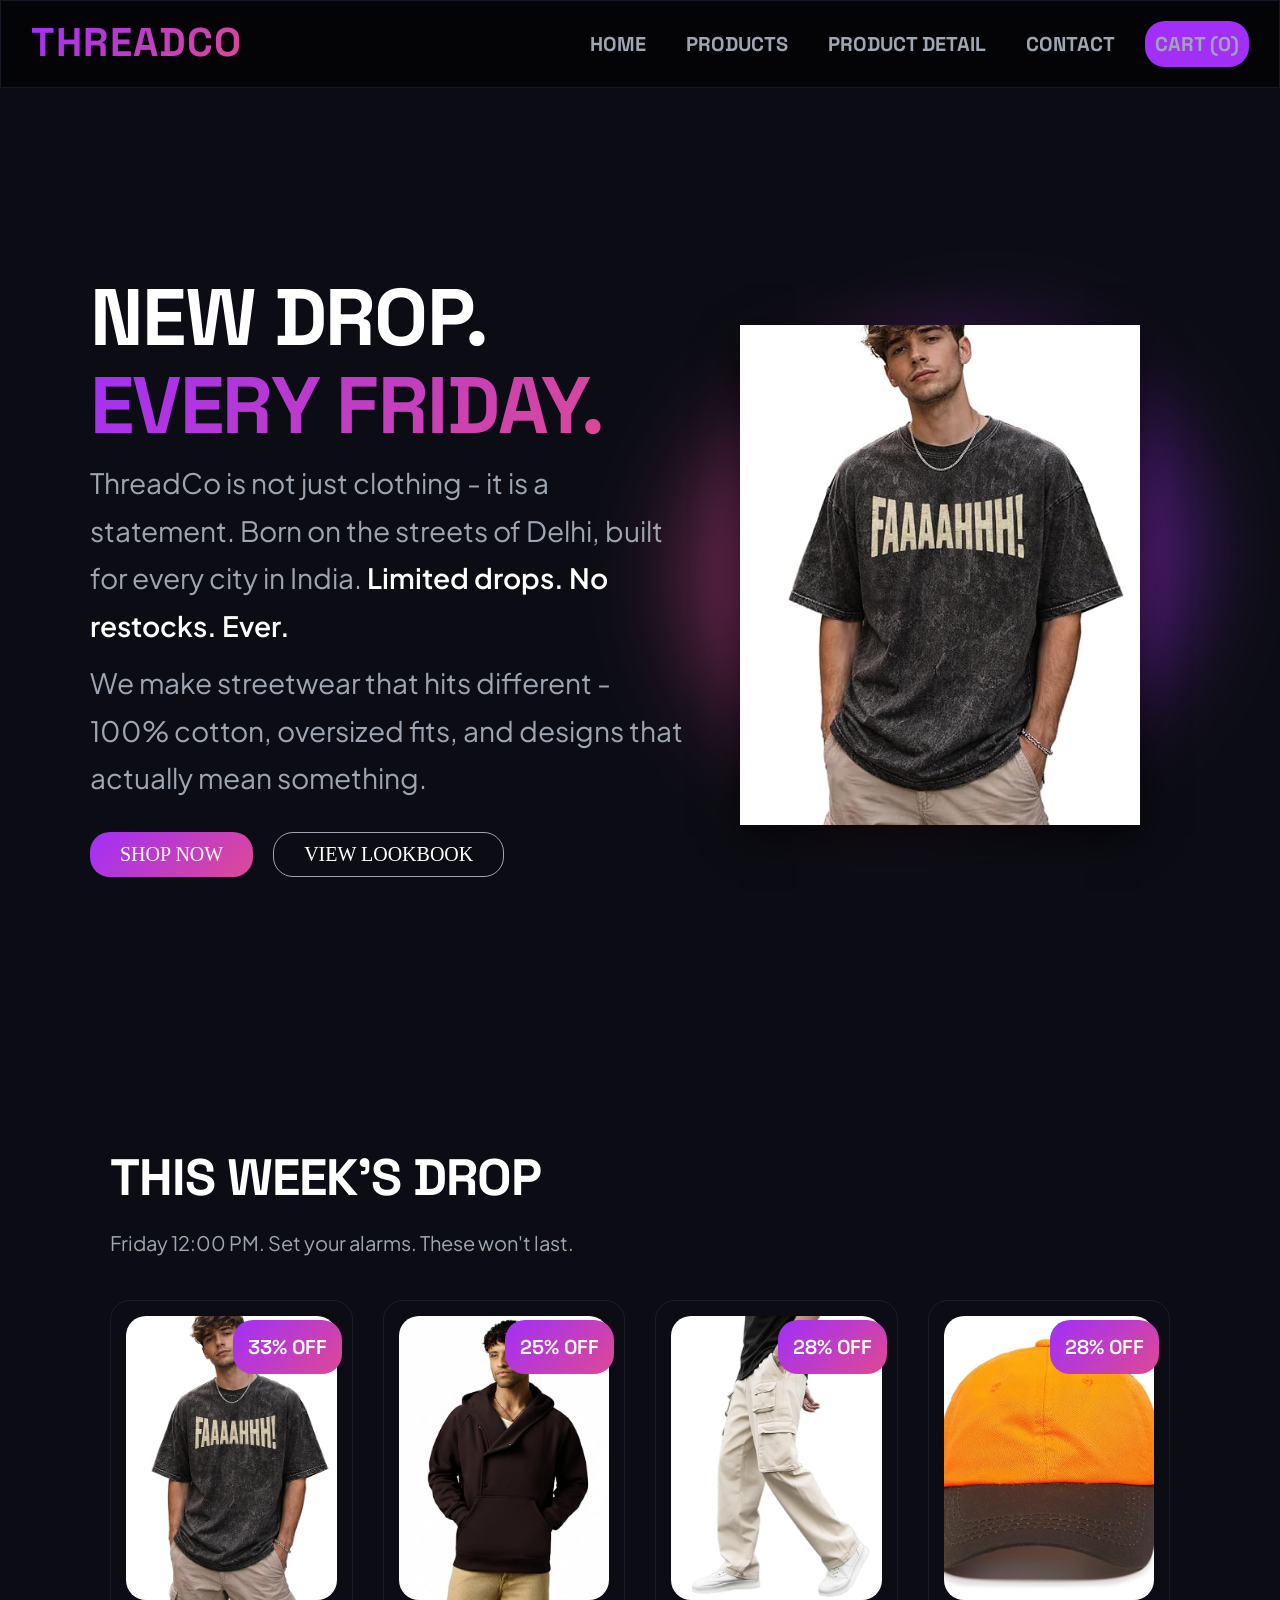
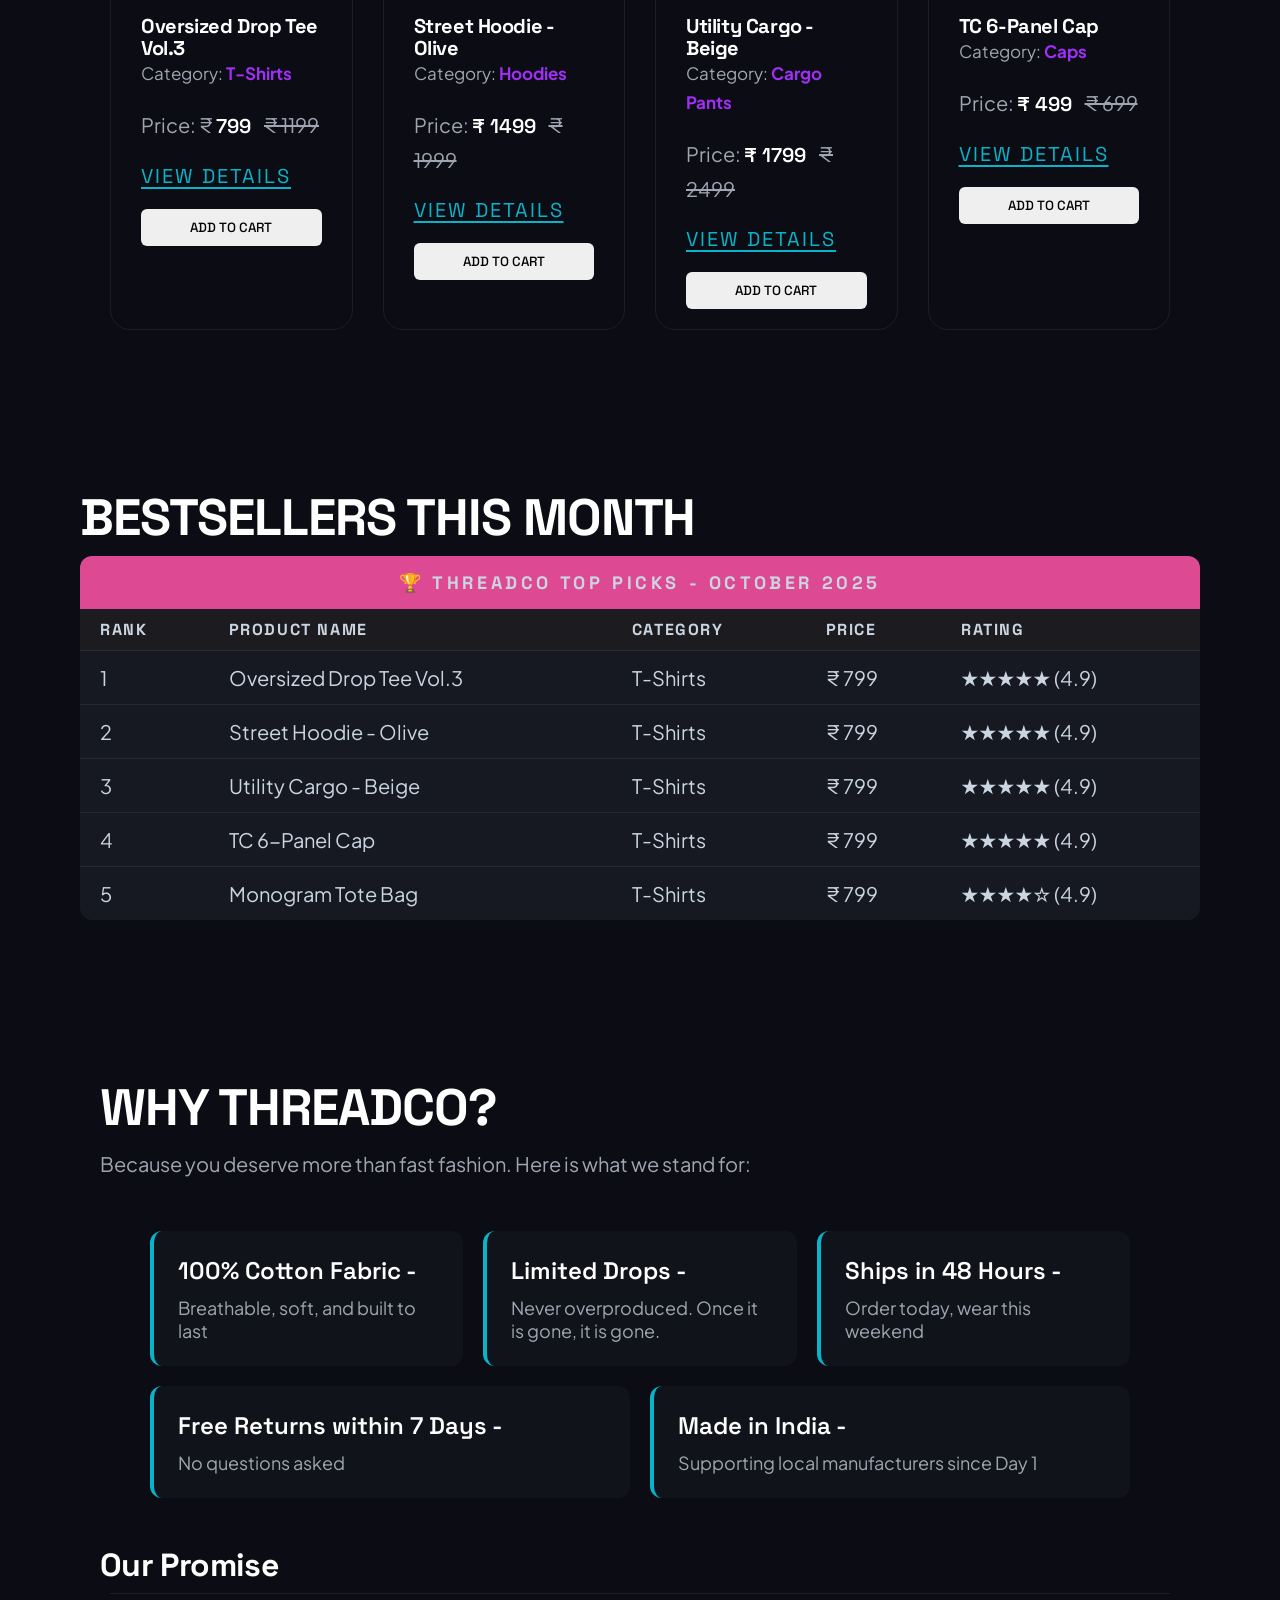
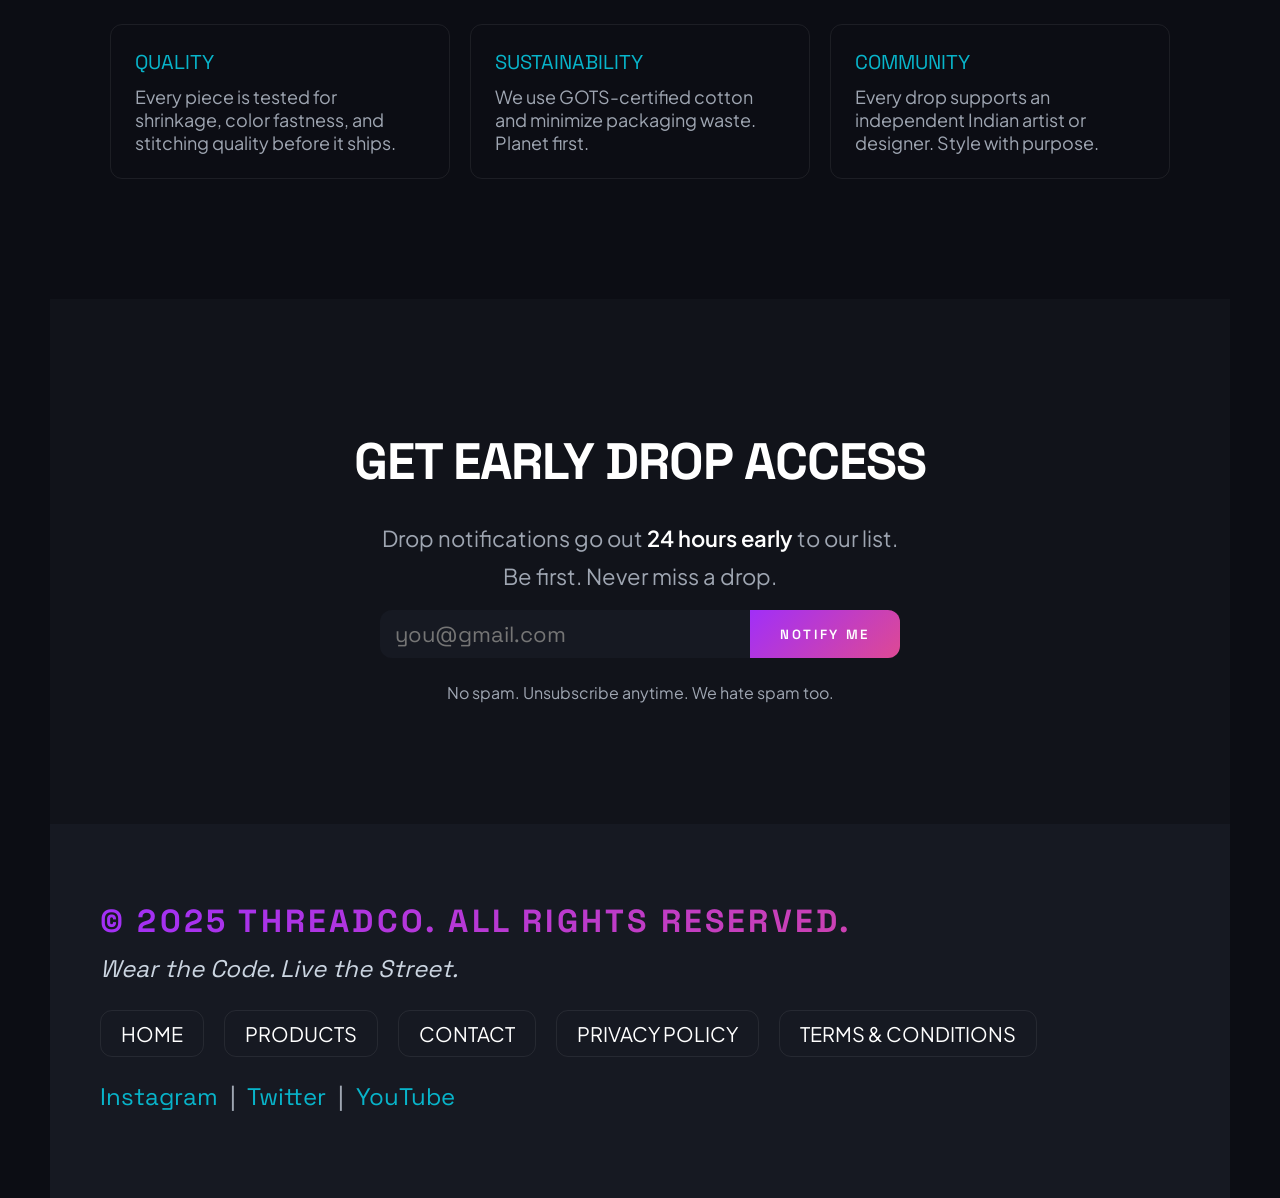
<file: index.html>
<!DOCTYPE html>
<html lang="en">

<head>
    <meta charset="UTF-8">
    <meta name="viewport" content="width=device-width, initial-scale=1.0">
    <title>ThreadCo - Wear the Code.</title>
    <!-- <style>
        table,
        tr,
        td,
        th {
            border: 1px solid black;
            border-collapse: collapse;
        }
    </style> -->
    <link rel="stylesheet" href="style.css">
</head>

<body>

    <header>
        <h1>ThreadCo</h1>
        <!-- <p>wear the code.live the street.</p> -->
        <nav>
            <ul>
                <li><a href="index.html">Home</a></li>
                <li><a href="products.html">Products</a></li>
                <li><a href="product.html">Product Detail</a></li>
                <li><a href="contact.html">Contact</a></li>
                <li><a id="hii" href="#">Cart (0)</a></li>
            </ul>
        </nav>
    </header>

    <main>
        <section id="hero">
            <div class="left-hero">
                <h2>New Drop.  <span id="gradient-text">Every Friday.</span></h2>
                <p>ThreadCo is not just clothing - it is a statement. Born on the streets of Delhi, built for every city
                    in
                    India. <strong>Limited drops. No restocks. Ever.</strong></p>
                <p>We make streetwear that hits different - 100% cotton, oversized fits, and designs that actually mean
                    something.</p>
                <div id="cta">
                    <a href="products.html" class="btn1">Shop Now</a>
                    <a href="products.html" class="btn2">View Lookbook</a>
                </div>
            </div>
            <div class="right-hero">
                <div class="glow orb1"></div>
                <div class="glow orb2"></div>

                <div></div>
                <img class="img" src="images/product 1.jpg" alt="">
            </div>
        </section>
        <section id="week-drop">
            <h2>This Week's Drop</h2>
            <p>Friday 12:00 PM. Set your alarms. These won't last.</p>
        <div class="card">
            <article>
                <figure>
                    <img src="images/product 1.jpg" alt="ThreadCo Oversized Drop Tee Vol.3 in Black">
                    <figcaption>Oversized Drop Tee Vol.3</figcaption>
                </figure>

                <h3>Oversized Drop Tee Vol.3</h3>
                <p>Category: <span>T-Shirts</span></p>
                <p>Price: &#8377; <strong>799</strong> <s>&#8377; 1199</s> </p>
                <p><mark>33% OFF</mark></p>

                <a href="product.html">View Details</a>
                <button type="button">Add to Cart</button>

            </article>

            <article>
                <figure>
                    <img src="images/product 2.jpg" alt="ThreadCo Street Hoodie in Olive Green">
                    <figcaption>Street Hoodie - Olive</figcaption>
                </figure>

                <h3>Street Hoodie - Olive</h3>
                <p>Category: <span>Hoodies</span></p>
                <p>Price: <strong>&#8377; 1499</strong> <s>&#8377; 1999</s></p>
                <p><mark>25% OFF</mark></p>
                <a href="product.html">View Details</a>
                <button type="button">Add to Cart</button>
            </article>

            <article>
                <figure>
                    <img src="images/product 3.jpg" alt="ThreadCo Cargo Pants in Beige">
                    <figcaption>Utility Cargo - Beige</figcaption>
                </figure>
                <h3>Utility Cargo - Beige</h3>
                <p>Category: <span>Cargo Pants</span></p>
                <p>Price: <strong>&#8377; 1799</strong> <s>&#8377; 2499</s></p>
                <p><mark>28% OFF</mark></p>
                <a href="product.html">View Details</a>
                <button type="button">Add to Cart</button>

            </article>

            <article>
                <figure>
                    <img src="images/product 4.jpg" alt="ThreadCo 6-Panel Cap in Black">
                    <figcaption>TC 6-Panel Cap</figcaption>
                </figure>
                <h3>TC 6-Panel Cap</h3>
                <p>Category: <span>Caps</span></p>
                <p>Price: <strong>&#8377; 499</strong> <s>&#8377; 699</s></p>
                <p><mark>28% OFF</mark></p>
                <a href="product.html">View Details</a>
                <button type="button">Add to Cart</button>
            </article>
            </div>
        </section>

        <section id="bestseller">
            <h2>Bestsellers This Month</h2>
            <table>
                <tr>
                    <th colspan="5">&#127942; ThreadCo Top Picks - October 2025</th>
                </tr>
                <tr>
                    <th>Rank</th>
                    <th>Product Name</th>
                    <th>Category</th>
                    <th>Price</th>
                    <th>Rating</th>
                </tr>
                <tr>
                    <td>1</td>
                    <td>Oversized Drop Tee Vol.3</td>
                    <td>T-Shirts</td>
                    <td>&#8377; 799</td>
                    <td>&#9733;&#9733;&#9733;&#9733;&#9733; (4.9)</td>
                </tr>
                <tr>
                    <td>2</td>
                    <td>Street Hoodie - Olive</td>
                    <td>T-Shirts</td>
                    <td>&#8377; 799</td>
                    <td>&#9733;&#9733;&#9733;&#9733;&#9733; (4.9)</td>
                </tr>
                <tr>
                    <td>3</td>
                    <td>Utility Cargo - Beige</td>
                    <td>T-Shirts</td>
                    <td>&#8377; 799</td>
                    <td>&#9733;&#9733;&#9733;&#9733;&#9733; (4.9)</td>
                </tr>
                <tr>
                    <td>4</td>
                    <td>TC 6-Panel Cap</td>
                    <td>T-Shirts</td>
                    <td>&#8377; 799</td>
                    <td>&#9733;&#9733;&#9733;&#9733;&#9733; (4.9)</td>
                </tr>
                <tr>
                    <td>5</td>
                    <td>Monogram Tote Bag</td>
                    <td>T-Shirts</td>
                    <td>&#8377; 799</td>
                    <td>&#9733;&#9733;&#9733;&#9733;&#9734; (4.9)</td>
                </tr>
            </table>
        </section>


        <section id="why-threadCo">

            <h2>Why ThreadCo?</h2>
            <p>Because you deserve more than fast fashion. Here is what we stand for:</p>
            <ul>
                <li><strong>100% Cotton Fabric - </strong> Breathable, soft, and built to last</li>
                <li><strong>Limited Drops -</strong> Never overproduced. Once it is gone, it is gone.</li>
                <li><strong>Ships in 48 Hours -</strong> Order today, wear this weekend</li>
                <li><strong>Free Returns within 7 Days -</strong> No questions asked</li>
                <li><strong>Made in India -</strong> Supporting local manufacturers since Day 1</li>
            </ul>

            <h3>Our Promise</h3>

            <dl>
                <section>
               
                <dt>Quality</dt>
                <dd>Every piece is tested for shrinkage, color fastness, and stitching quality before it ships.</dd>
                </section>
                <section>
                    <dt>Sustainability</dt>
                <dd>We use GOTS-certified cotton and minimize packaging waste. Planet first.</dd>

                </section>
                <section>
                     <dt>Community</dt>
                <dd>Every drop supports an independent Indian artist or designer. Style with purpose.</dd>
                </section>
        
                </section>
                </dl>

               

                
               


        <section id="get-early">
            <h2>Get Early Drop Access</h2>
            <p>Drop notifications go out <strong>24 hours early</strong> to our list. Be first. Never miss a drop.</p>
            <form action="">
                <label for="email">Your Email:</label>
                <input type="email" id="email" name="email" placeholder="you@gmail.com" required>
                <button type="submit">Notify Me</button>
            </form>
            <br>
            <small>No spam. Unsubscribe anytime. We hate spam too.</small>
        </section>
    </main>


    <footer id="footer">
        <h3>&copy; 2025 ThreadCo. All rights reserved.</h3>
        <p><em>Wear the Code. Live the Street.</em></p>
        <nav>
            <ul>
                <li><a href="index.html">Home</a></li>
                <li><a href="products.html">Products</a></li>
                <li><a href="contact.html">Contact</a></li>
                <li><a href="#">Privacy Policy</a></li>
                <li><a href="#">Terms &amp; Conditions</a></li>
            </ul>
        </nav>

        <p>
            <a href="https://instagram.com" target="_blank">Instagram</a>
            &nbsp;|&nbsp;
            <a href="https://twitter.com" target="_blank">Twitter</a>
            &nbsp;|&nbsp;
            <a href="https://youtube.com" target="_blank">YouTube</a>
        </p>
    </footer>

</body>

</html>
</file>
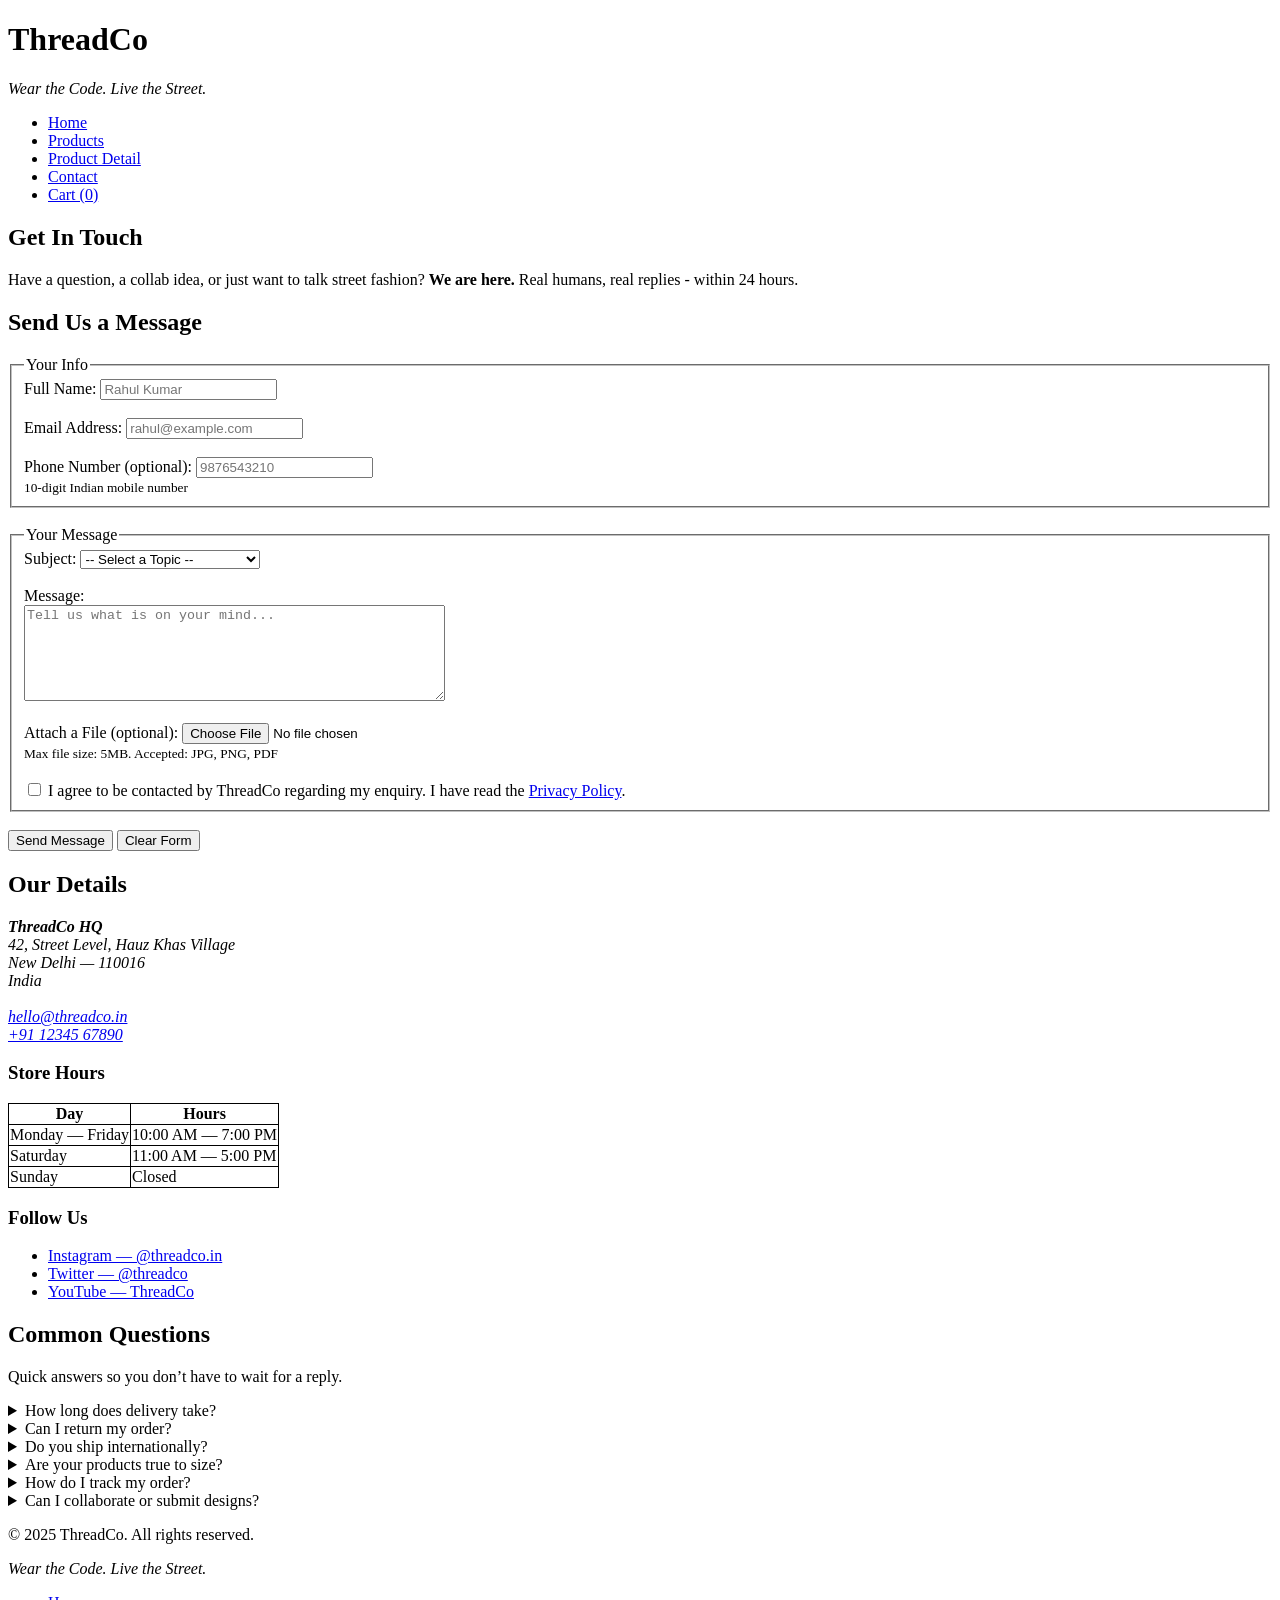
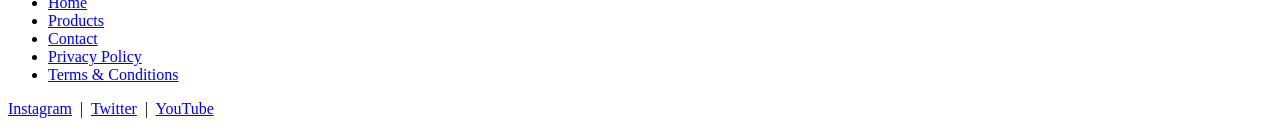
<file: contact.html>
<!DOCTYPE html>
<html lang="en">

<head>
    <meta charset="UTF-8">
    <meta name="viewport" content="width=device-width, initial-scale=1.0">
    <title>Contact - ThreadCo</title>
    <style>
        table,
        tr,
        td,
        th {
            border: 1px solid black;
            border-collapse: collapse;
        }
    </style>
</head>

<body>
    <header>
        <h1>ThreadCo</h1>
        <p><em>Wear the Code. Live the Street.</em></p>
        <nav>
            <ul>
                <li><a href="index.html">Home</a></li>
                <li><a href="products.html">Products</a></li>
                <li><a href="product.html">Product Detail</a></li>
                <li><a href="contact.html">Contact</a></li>
                <li><a href="#">Cart (0)</a></li>
            </ul>
        </nav>
    </header>

    <main>
        <section>
            <h2>Get In Touch</h2>
            <p>Have a question, a collab idea, or just want to talk street fashion? <strong>We are here.</strong> Real
                humans, real replies - within 24 hours.</p>
        </section>


        <section>
            <h2>Send Us a Message</h2>

            <form action="">

                <fieldset>
                    <legend>Your Info</legend>

                    <label for="fullname">Full Name:</label>
                    <input type="text" id="fullname" name="fullname" placeholder="Rahul Kumar" required minlength="2"
                        maxlength="60">
                    <br><br>

                    <label for="email">Email Address:</label>
                    <input type="email" id="email" name="email" placeholder="rahul@example.com" required>
                    <br><br>

                    <label for="phone">Phone Number (optional):</label>
                    <input type="tel" id="phone" name="phone" placeholder="9876543210">
                    <br>
                    <small>10-digit Indian mobile number</small>
                </fieldset>

                <br>

                <fieldset>
                    <legend>Your Message</legend>

                    <label for="subject">Subject:</label>
                    <select id="subject" name="subject" required>
                        <option value="">-- Select a Topic --</option>
                        <option value="order-issue">Order Issue</option>
                        <option value="return-refund">Return / Refund</option>
                        <option value="collaboration">Collaboration / Partnership</option>
                        <option value="wholesale">Wholesale Enquiry</option>
                        <option value="general">General Query</option>
                    </select>
                    <br><br>

                    <label for="message">Message:</label>
                    <br>
                    <textarea id="message" name="message" rows="6" cols="50"
                        placeholder="Tell us what is on your mind..." required minlength="20"></textarea>
                    <br><br>

                    <label for="attachment">Attach a File (optional):</label>
                    <input type="file" id="attachment" name="attachment">
                    <br>
                    <small>Max file size: 5MB. Accepted: JPG, PNG, PDF</small>
                    <br><br>

                    <input type="checkbox" id="consent" name="consent" required>
                    <label for="consent">
                        I agree to be contacted by ThreadCo regarding my enquiry.
                        I have read the <a href="#">Privacy Policy</a>.
                    </label>
                </fieldset>

                <br>

                <button type="submit">Send Message</button>
                <button type="reset">Clear Form</button>

            </form>
        </section>


        <section>
            <h2>Our Details</h2>

            <address>
                <strong>ThreadCo HQ</strong> <br>
                42, Street Level, Hauz Khas Village <br>
                New Delhi — 110016 <br>
                India
                <br><br>
                <a href="mailto:hello@threadco.in">hello@threadco.in</a>
                <br>
                <a href="tel:+911234567890">+91 12345 67890</a>
            </address>

            <h3>Store Hours</h3>


            <table>
                <tr>
                    <th>Day</th>
                    <th>Hours</th>
                </tr>
                <tr>
                    <td>Monday — Friday</td>
                    <td>10:00 AM — 7:00 PM</td>
                </tr>
                <tr>
                    <td>Saturday</td>
                    <td>11:00 AM — 5:00 PM</td>
                </tr>
                <tr>
                    <td>Sunday</td>
                    <td>Closed</td>
                </tr>
            </table>

            <h3>Follow Us</h3>
            <ul>
                <li><a href="https://instagram.com" target="_blank">Instagram &mdash; @threadco.in</a></li>
                <li><a href="https://twitter.com" target="_blank">Twitter &mdash; @threadco</a></li>
                <li><a href="https://youtube.com" target="_blank">YouTube &mdash; ThreadCo</a></li>
            </ul>
        </section>


        <section>

            <h2>Common Questions</h2>
            <p>Quick answers so you don&rsquo;t have to wait for a reply.</p>
            <details>
                <summary>How long does delivery take?</summary>
                <p>
                    We ship within <strong>48 hours</strong> of order confirmation.
                    Standard delivery takes <strong>3&mdash;5 business days</strong> across India.
                    Express delivery (1&mdash;2 days) is available at checkout for select pin codes.
                </p>
            </details>

            <details>
                <summary>Can I return my order?</summary>
                <p>
                    Yes! We offer <strong>free returns within 7 days</strong> of delivery.
                    The item must be unworn, unwashed, and in its original packaging with all tags attached.
                    Initiate your return from the Orders section of your account.
                </p>
            </details>

            <details>
                <summary>Do you ship internationally?</summary>
                <p>
                    Not yet &mdash; but we&rsquo;re working on it.
                    International shipping is planned for early 2026.
                    Sign up for our newsletter to get notified first.
                </p>
            </details>

            <details>
                <summary>Are your products true to size?</summary>
                <p>
                    ThreadCo tees and hoodies are <strong>oversized by design</strong>.
                    If you prefer a more fitted look, we recommend sizing down.
                    Check the <a href="product.html#size-chart">Size Guide</a> on any product page for exact
                    measurements.
                </p>
            </details>

            <details>
                <summary>How do I track my order?</summary>
                <p>
                    Once your order ships, you will receive a tracking link via SMS and email.
                    You can also track your order by entering your order ID on our
                    <a href="#">Order Tracking page</a>.
                </p>
            </details>

            <details>
                <summary>Can I collaborate or submit designs?</summary>
                <p>
                    Absolutely. ThreadCo works with independent Indian artists on every drop.
                    If you have a design concept or want to collab, reach out via the form above
                    and select <strong>&ldquo;Collaboration / Partnership&rdquo;</strong> as the subject.
                    We read every single message.
                </p>
            </details>

        </section>
    </main>

    <footer>
        <p>&copy; 2025 ThreadCo. All rights reserved.</p>
        <p><em>Wear the Code. Live the Street.</em></p>
        <nav>
            <ul>
                <li><a href="index.html">Home</a></li>
                <li><a href="products.html">Products</a></li>
                <li><a href="contact.html">Contact</a></li>
                <li><a href="#">Privacy Policy</a></li>
                <li><a href="#">Terms &amp; Conditions</a></li>
            </ul>
        </nav>

        <p>
            <a href="https://instagram.com" target="_blank">Instagram</a>
            &nbsp;|&nbsp;
            <a href="https://twitter.com" target="_blank">Twitter</a>
            &nbsp;|&nbsp;
            <a href="https://youtube.com" target="_blank">YouTube</a>
        </p>
    </footer>

</body>

</html>
</file>
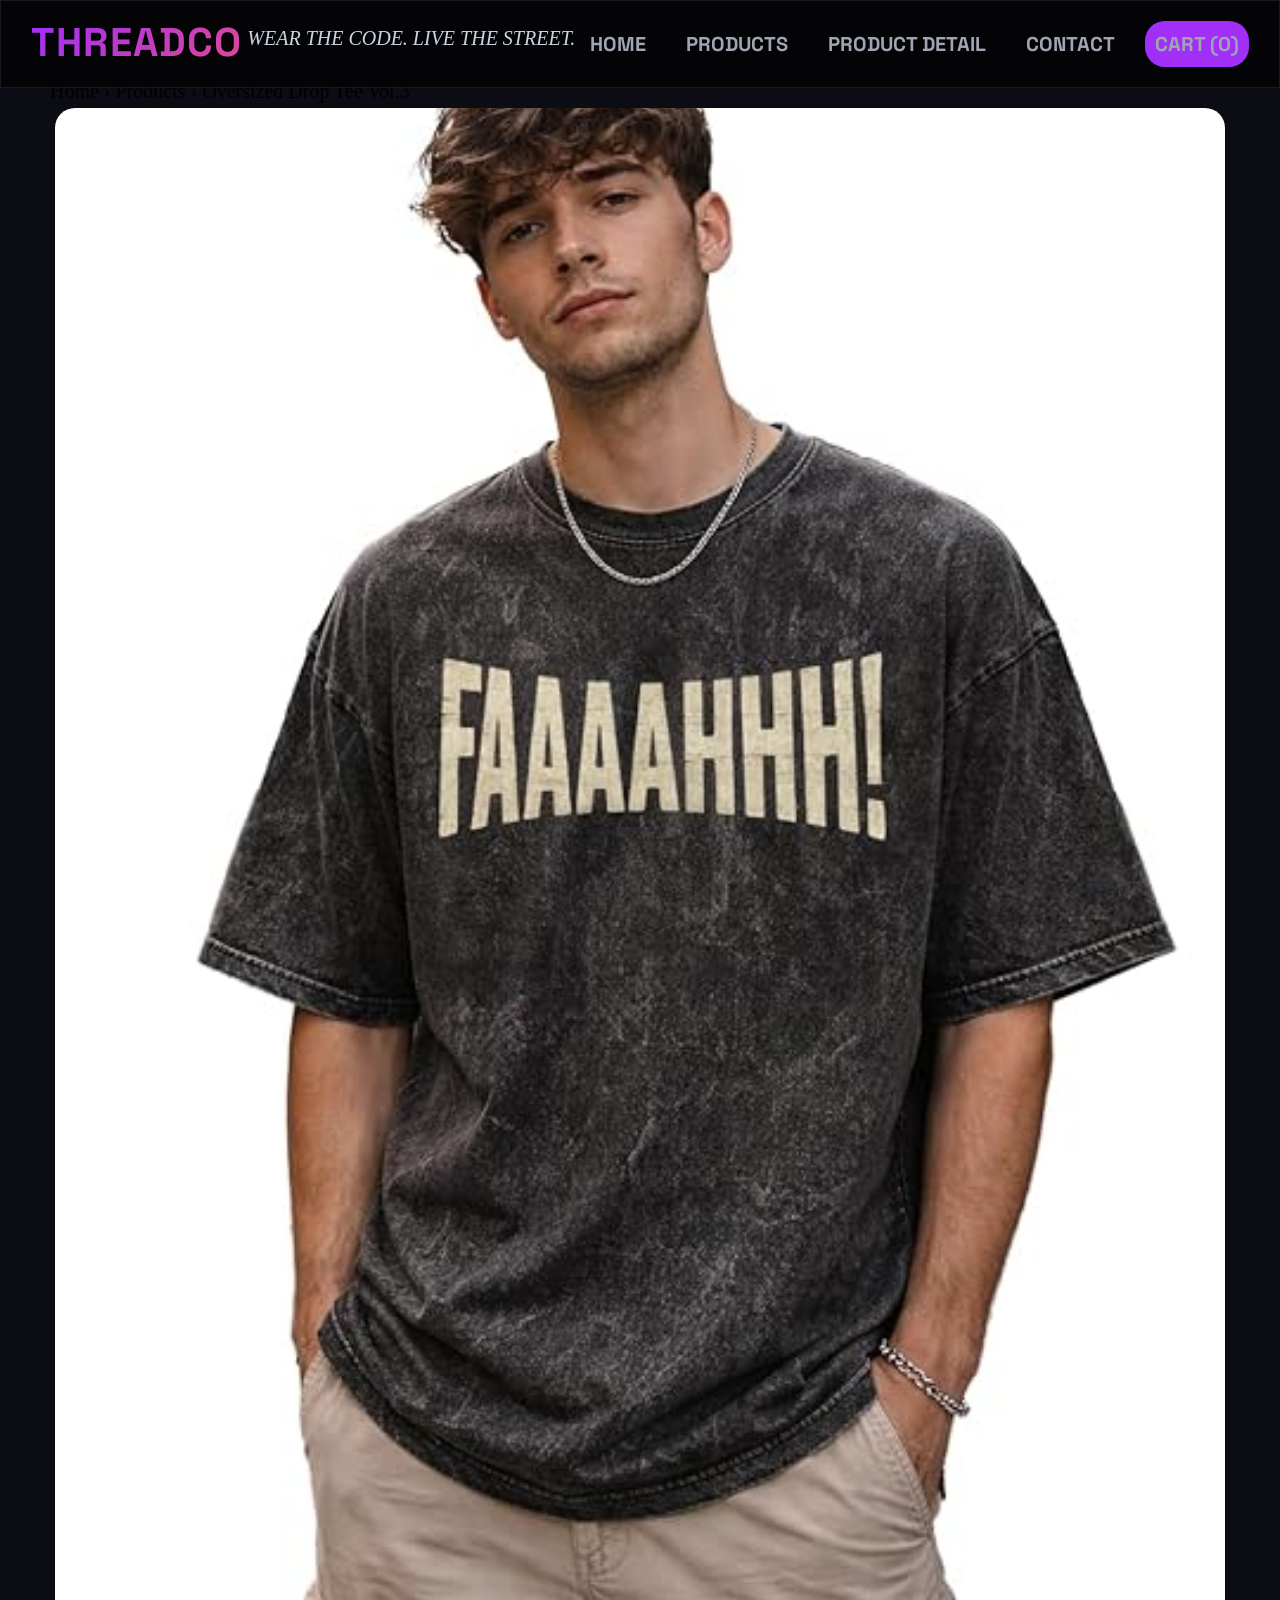
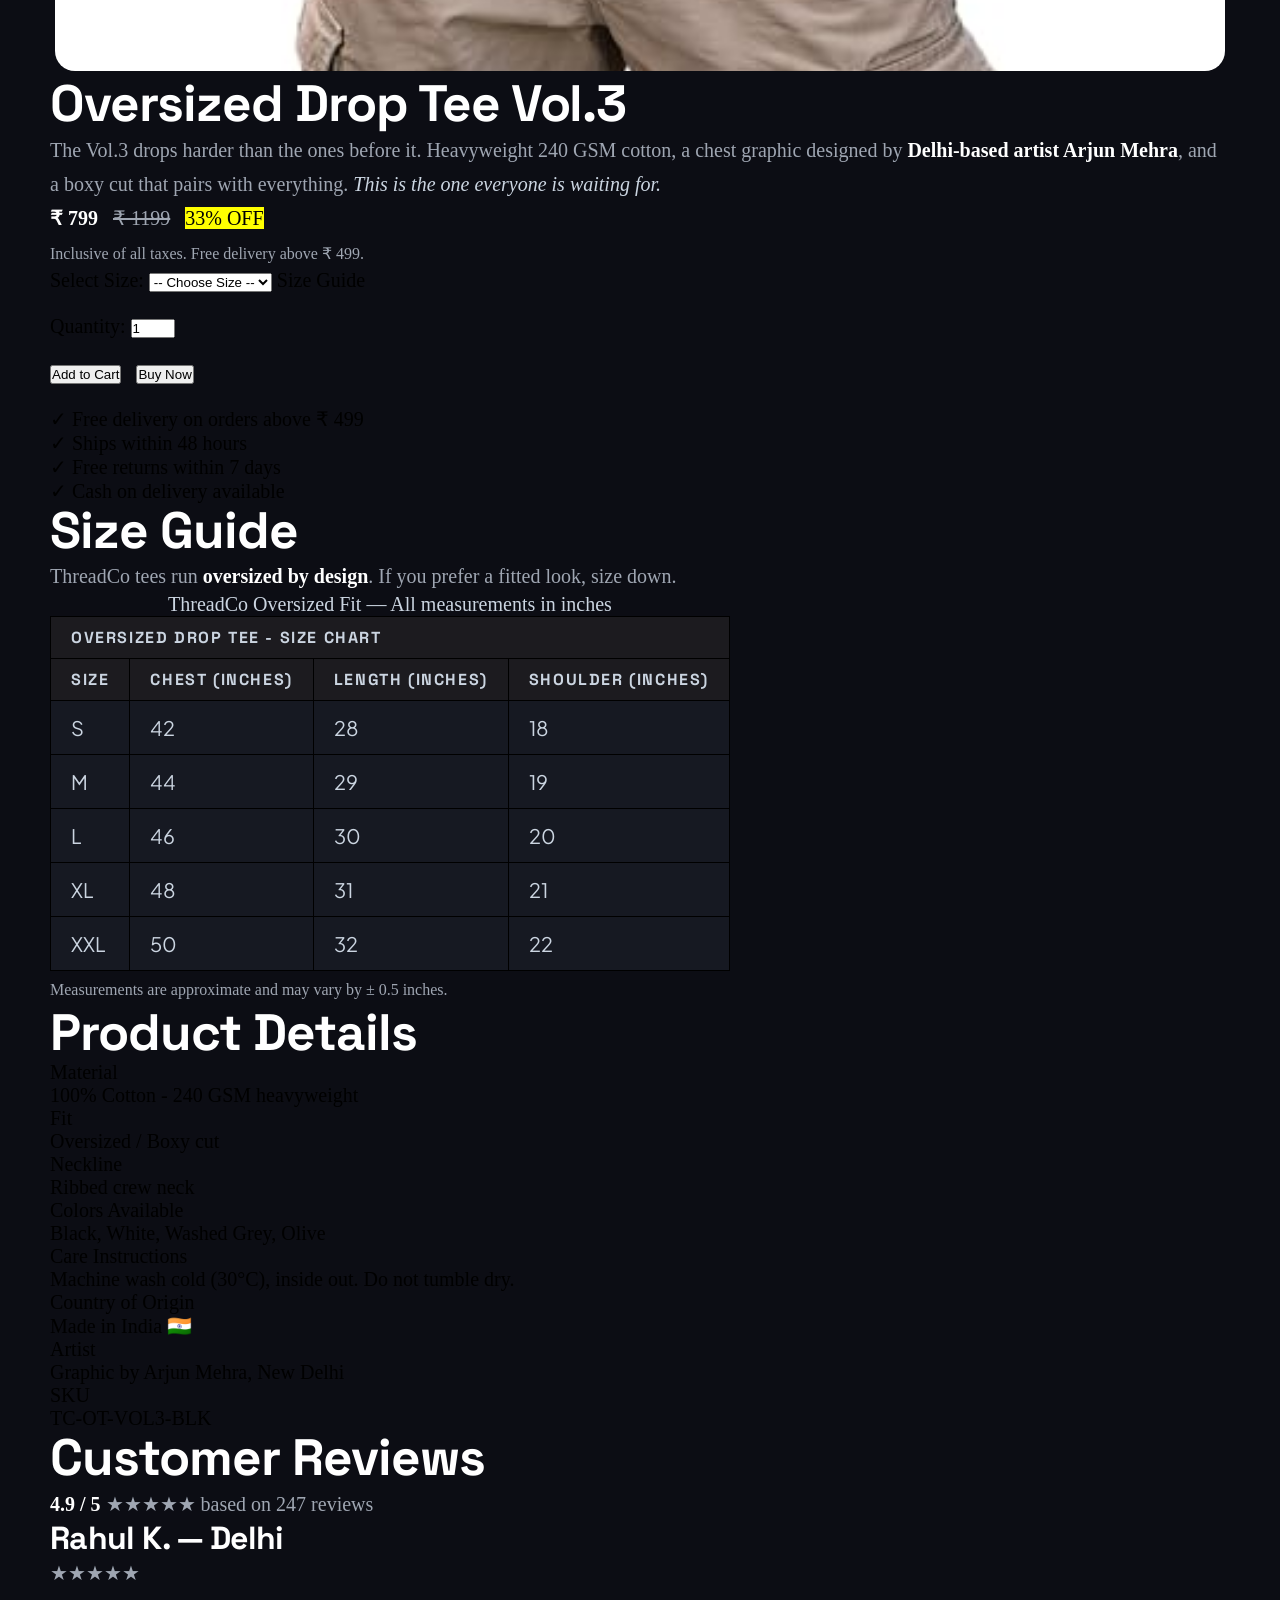
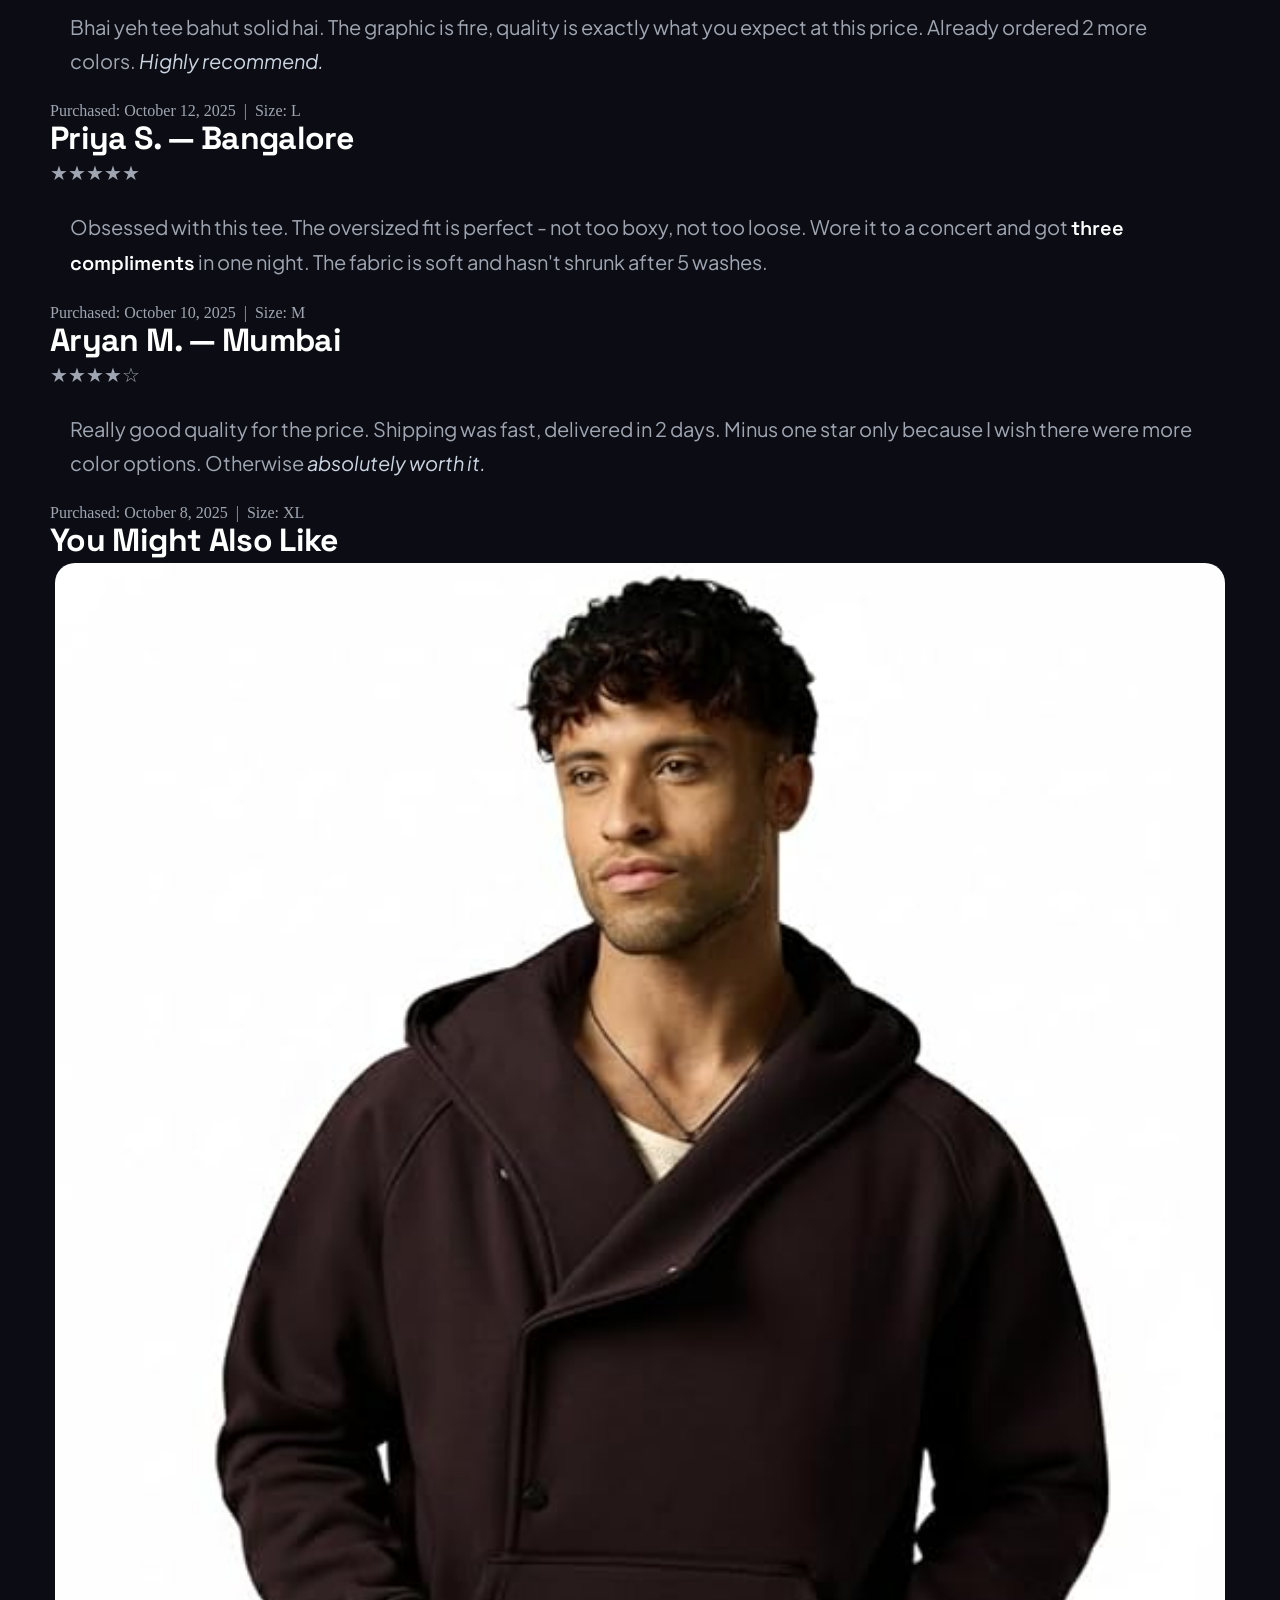
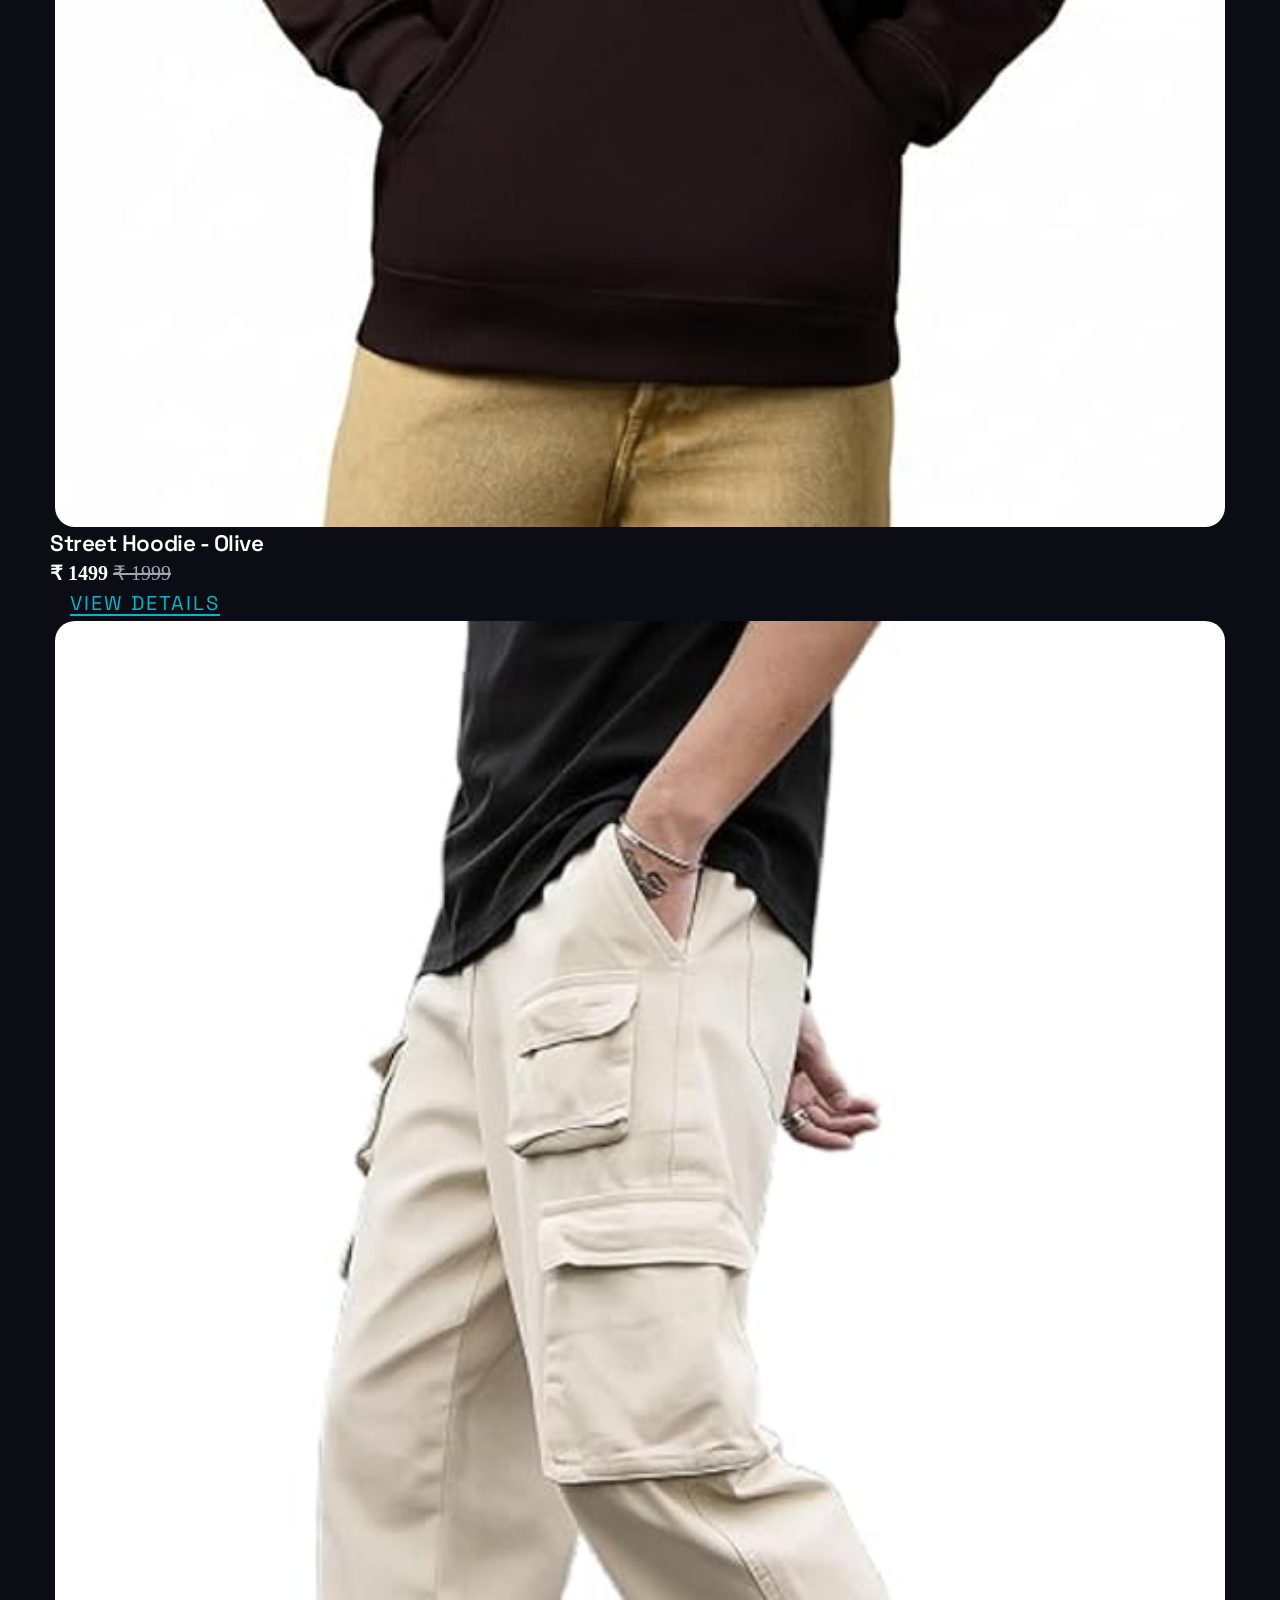
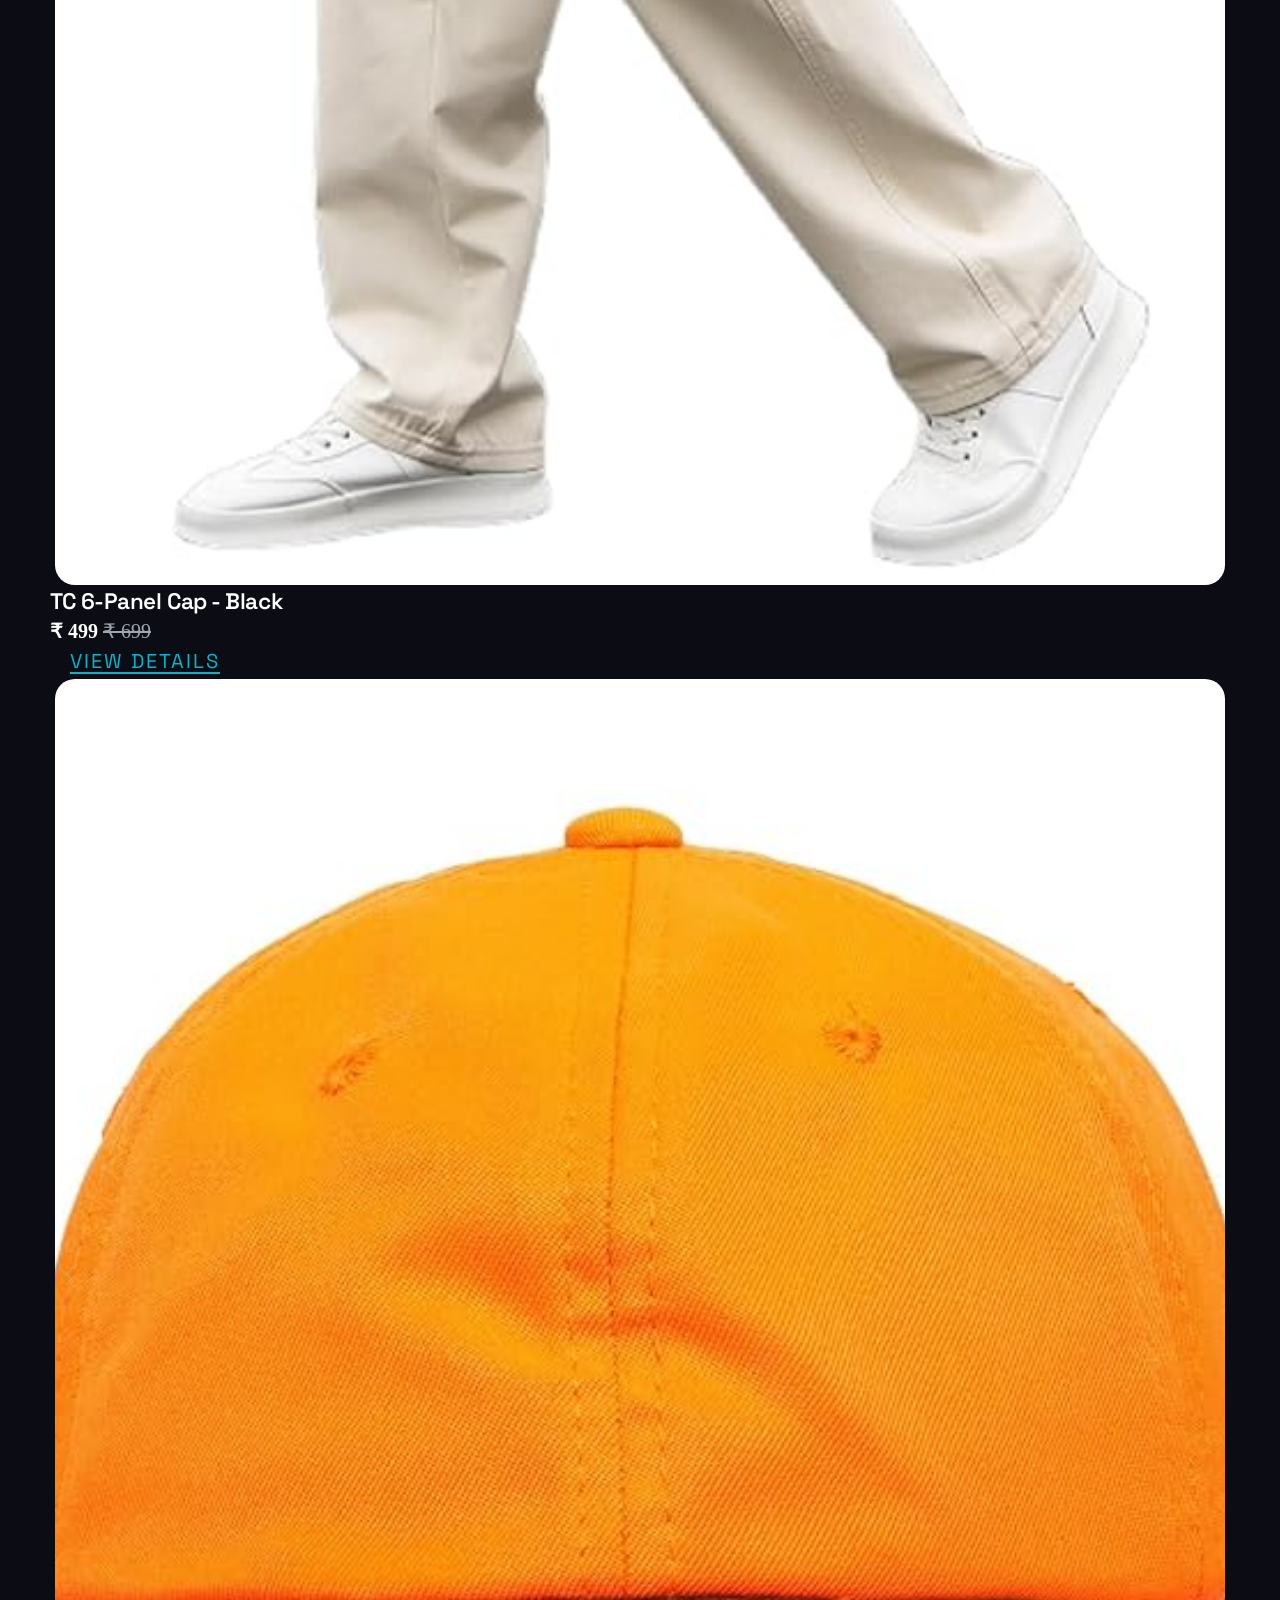
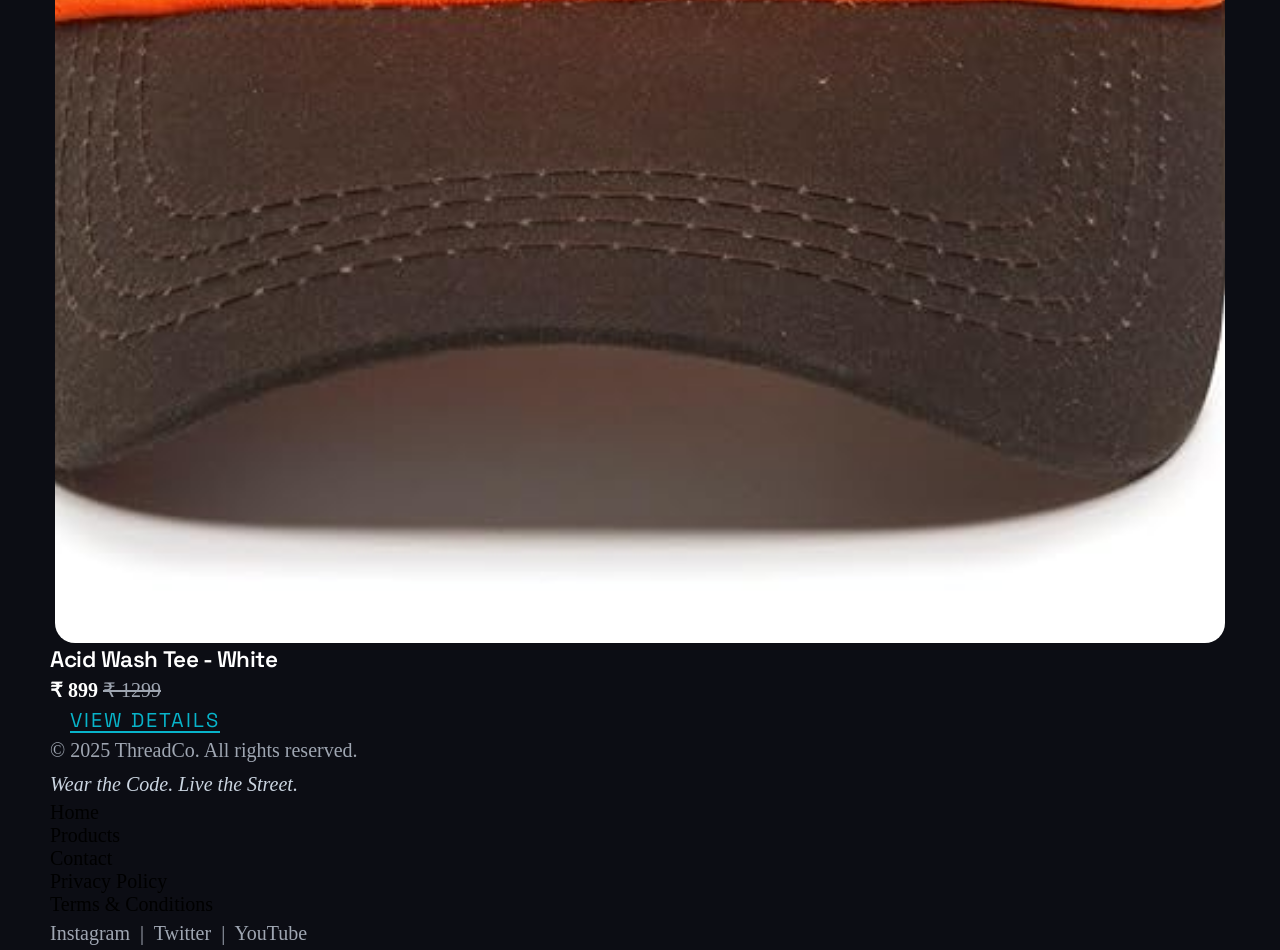
<file: product.html>
<!DOCTYPE html>
<html lang="en">

<head>
    <meta charset="UTF-8">
    <meta name="viewport" content="width=device-width, initial-scale=1.0">
    <title>Contact - ThreadCo</title>
    <link rel="stylesheet" href="style.css">
    <style>
        table,
        tr,
        td,
        th {
            border: 1px solid black;
            border-collapse: collapse;
        }
    </style>
</head>

<body>
    <header>
        <h1>ThreadCo</h1>
        <p><em>Wear the Code. Live the Street.</em></p>
        <nav>
            <ul>
                <li><a href="index.html">Home</a></li>
                <li><a href="products.html">Products</a></li>
                <li><a href="product.html">Product Detail</a></li>
                <li><a href="contact.html">Contact</a></li>
                <li><a href="#">Cart (0)</a></li>
            </ul>
        </nav>
    </header>

    <main>

        <nav>
            <a href="index.html">Home</a>
            &rsaquo;
            <a href="products.html">Products</a>
            &rsaquo;
            Oversized Drop Tee Vol.3
        </nav>

        <section>
            <figure>
                <img src="images/product 1.jpg" alt="ThreadCo Oversized Drop Tee Vol.3 - front view, black colorway"
                    width="600">
                <figcaption>Oversized Drop Tee Vol.3 - Black Colorway</figcaption>
            </figure>

            <div>
                <h2>Oversized Drop Tee Vol.3</h2>
                <p>
                    The Vol.3 drops harder than the ones before it. Heavyweight 240 GSM cotton,
                    a chest graphic designed by <strong>Delhi-based artist Arjun Mehra</strong>,
                    and a boxy cut that pairs with everything.
                    <em>This is the one everyone is waiting for.</em>
                </p>

                <p>
                    <strong>&#8377; 799</strong>
                    &nbsp;
                    <s>&#8377; 1199</s>
                    &nbsp;
                    <mark>33% OFF</mark>
                </p>

                <p><small>Inclusive of all taxes. Free delivery above &#8377; 499.</small></p>

                <label for="size-select">Select Size:</label>
                <select id="size-select" name="size">
                    <option value="">-- Choose Size --</option>
                    <option value="S">S</option>
                    <option value="M">M</option>
                    <option value="L">L</option>
                    <option value="XL">XL</option>
                    <option value="XXL">XXL</option>
                </select>
                <a href="#size-chart">Size Guide</a>

                <br><br>

                <label for="quantity">Quantity:</label>
                <input type="number" id="quantity" name="quantity" value="1" min="1" max="10">

                <br><br>

                <button type="button">Add to Cart</button>
                &nbsp;
                <button type="button">Buy Now</button>

                <br><br>

                <ul>
                    <li>&#10003; Free delivery on orders above &#8377; 499</li>
                    <li>&#10003; Ships within 48 hours</li>
                    <li>&#10003; Free returns within 7 days</li>
                    <li>&#10003; Cash on delivery available</li>
                </ul>
            </div>
        </section>


        <section id="size-chart">
            <h2>Size Guide</h2>
            <p>ThreadCo tees run <strong>oversized by design</strong>. If you prefer a fitted look, size down.</p>

            <table>
                <caption>ThreadCo Oversized Fit &mdash; All measurements in inches</caption>
                <tr>
                    <th colspan="4">Oversized Drop Tee - Size Chart</th>
                </tr>
                <tr>
                    <th>Size</th>
                    <th>Chest (inches)</th>
                    <th>Length (inches)</th>
                    <th>Shoulder (inches)</th>
                </tr>
                <tr>
                    <td>S</td>
                    <td>42</td>
                    <td>28</td>
                    <td>18</td>
                </tr>
                <tr>
                    <td>M</td>
                    <td>44</td>
                    <td>29</td>
                    <td>19</td>
                </tr>
                <tr>
                    <td>L</td>
                    <td>46</td>
                    <td>30</td>
                    <td>20</td>
                </tr>
                <tr>
                    <td>XL</td>
                    <td>48</td>
                    <td>31</td>
                    <td>21</td>
                </tr>
                <tr>
                    <td>XXL</td>
                    <td>50</td>
                    <td>32</td>
                    <td>22</td>
                </tr>
            </table>

            <p><small>Measurements are approximate and may vary by &#177; 0.5 inches.</small></p>
        </section>

        <section>
            <h2>Product Details</h2>
            <dl>
                <dt>Material</dt>
                <dd>100% Cotton - 240 GSM heavyweight</dd>

                <dt>Fit</dt>
                <dd>Oversized / Boxy cut</dd>

                <dt>Neckline</dt>
                <dd>Ribbed crew neck</dd>

                <dt>Colors Available</dt>
                <dd>Black, White, Washed Grey, Olive</dd>

                <dt>Care Instructions</dt>
                <dd>Machine wash cold (30&deg;C), inside out. Do not tumble dry.</dd>

                <dt>Country of Origin</dt>
                <dd>Made in India &#127470;&#127475;</dd>

                <dt>Artist</dt>
                <dd>Graphic by Arjun Mehra, New Delhi</dd>

                <dt>SKU</dt>
                <dd>TC-OT-VOL3-BLK</dd>
            </dl>
        </section>

        <section>
            <h2>Customer Reviews</h2>
            <p>
                <strong>4.9 / 5</strong>
                &#9733;&#9733;&#9733;&#9733;&#9733;
                based on 247 reviews
            </p>

            <article>
                <h3>Rahul K. &mdash; Delhi</h3>
                <p>&#9733;&#9733;&#9733;&#9733;&#9733;</p>
                <p>
                    Bhai yeh tee bahut solid hai. The graphic is fire, quality is exactly what
                    you expect at this price. Already ordered 2 more colors.
                    <em>Highly recommend.</em>
                </p>
                <small>Purchased: October 12, 2025 &nbsp;|&nbsp; Size: L</small>
            </article>

            <article>
                <h3>Priya S. &mdash; Bangalore</h3>
                <p>&#9733;&#9733;&#9733;&#9733;&#9733;</p>
                <p>
                    Obsessed with this tee. The oversized fit is perfect - not too boxy,
                    not too loose. Wore it to a concert and got <strong>three compliments</strong> in one night.
                    The fabric is soft and hasn't shrunk after 5 washes.
                </p>
                <small>Purchased: October 10, 2025 &nbsp;|&nbsp; Size: M</small>
            </article>

            <article>
                <h3>Aryan M. &mdash; Mumbai</h3>
                <p>&#9733;&#9733;&#9733;&#9733;&#9734;</p>
                <p>
                    Really good quality for the price. Shipping was fast, delivered in 2 days.
                    Minus one star only because I wish there were more color options.
                    Otherwise <em>absolutely worth it.</em>
                </p>
                <small>Purchased: October 8, 2025 &nbsp;|&nbsp; Size: XL</small>
            </article>
        </section>

        <section>
            <h3>You Might Also Like</h3>

            <article>
                <figure>
                    <img src="images/product 2.jpg" alt="ThreadCo Street Hoodie in Olive">
                    <figcaption>Street Hoodie - Olive</figcaption>
                </figure>
                <h4>Street Hoodie - Olive</h4>
                <p><strong>&#8377; 1499</strong> <s>&#8377; 1999</s></p>
                <a href="product.html">View Details</a>
            </article>
            
            <article>
                <figure>
                    <img src="images/product 3.jpg" alt="ThreadCo TC 6-Panel Cap in Black">
                    <figcaption>TC 6-Panel Cap - Black</figcaption>
                </figure>
                <h4>TC 6-Panel Cap - Black</h4>
                <p><strong>&#8377; 499</strong> <s>&#8377; 699</s></p>
                <a href="product.html">View Details</a>
            </article>

            <article>
                <figure>
                    <img src="images/product 4.jpg" alt="ThreadCo Acid Wash Tee in White">
                    <figcaption>Acid Wash Tee - White</figcaption>
                </figure>
                <h4>Acid Wash Tee - White</h4>
                <p><strong>&#8377; 899</strong> <s>&#8377; 1299</s></p>
                <a href="product.html">View Details</a>
            </article>
        </section>
    </main>


    <footer>
        <p>&copy; 2025 ThreadCo. All rights reserved.</p>
        <p><em>Wear the Code. Live the Street.</em></p>
        <nav>
            <ul>
                <li><a href="index.html">Home</a></li>
                <li><a href="products.html">Products</a></li>
                <li><a href="contact.html">Contact</a></li>
                <li><a href="#">Privacy Policy</a></li>
                <li><a href="#">Terms &amp; Conditions</a></li>
            </ul>
        </nav>

        <p>
            <a href="https://instagram.com" target="_blank">Instagram</a>
            &nbsp;|&nbsp;
            <a href="https://twitter.com" target="_blank">Twitter</a>
            &nbsp;|&nbsp;
            <a href="https://youtube.com" target="_blank">YouTube</a>
        </p>
    </footer>

</body>

</html>
</file>
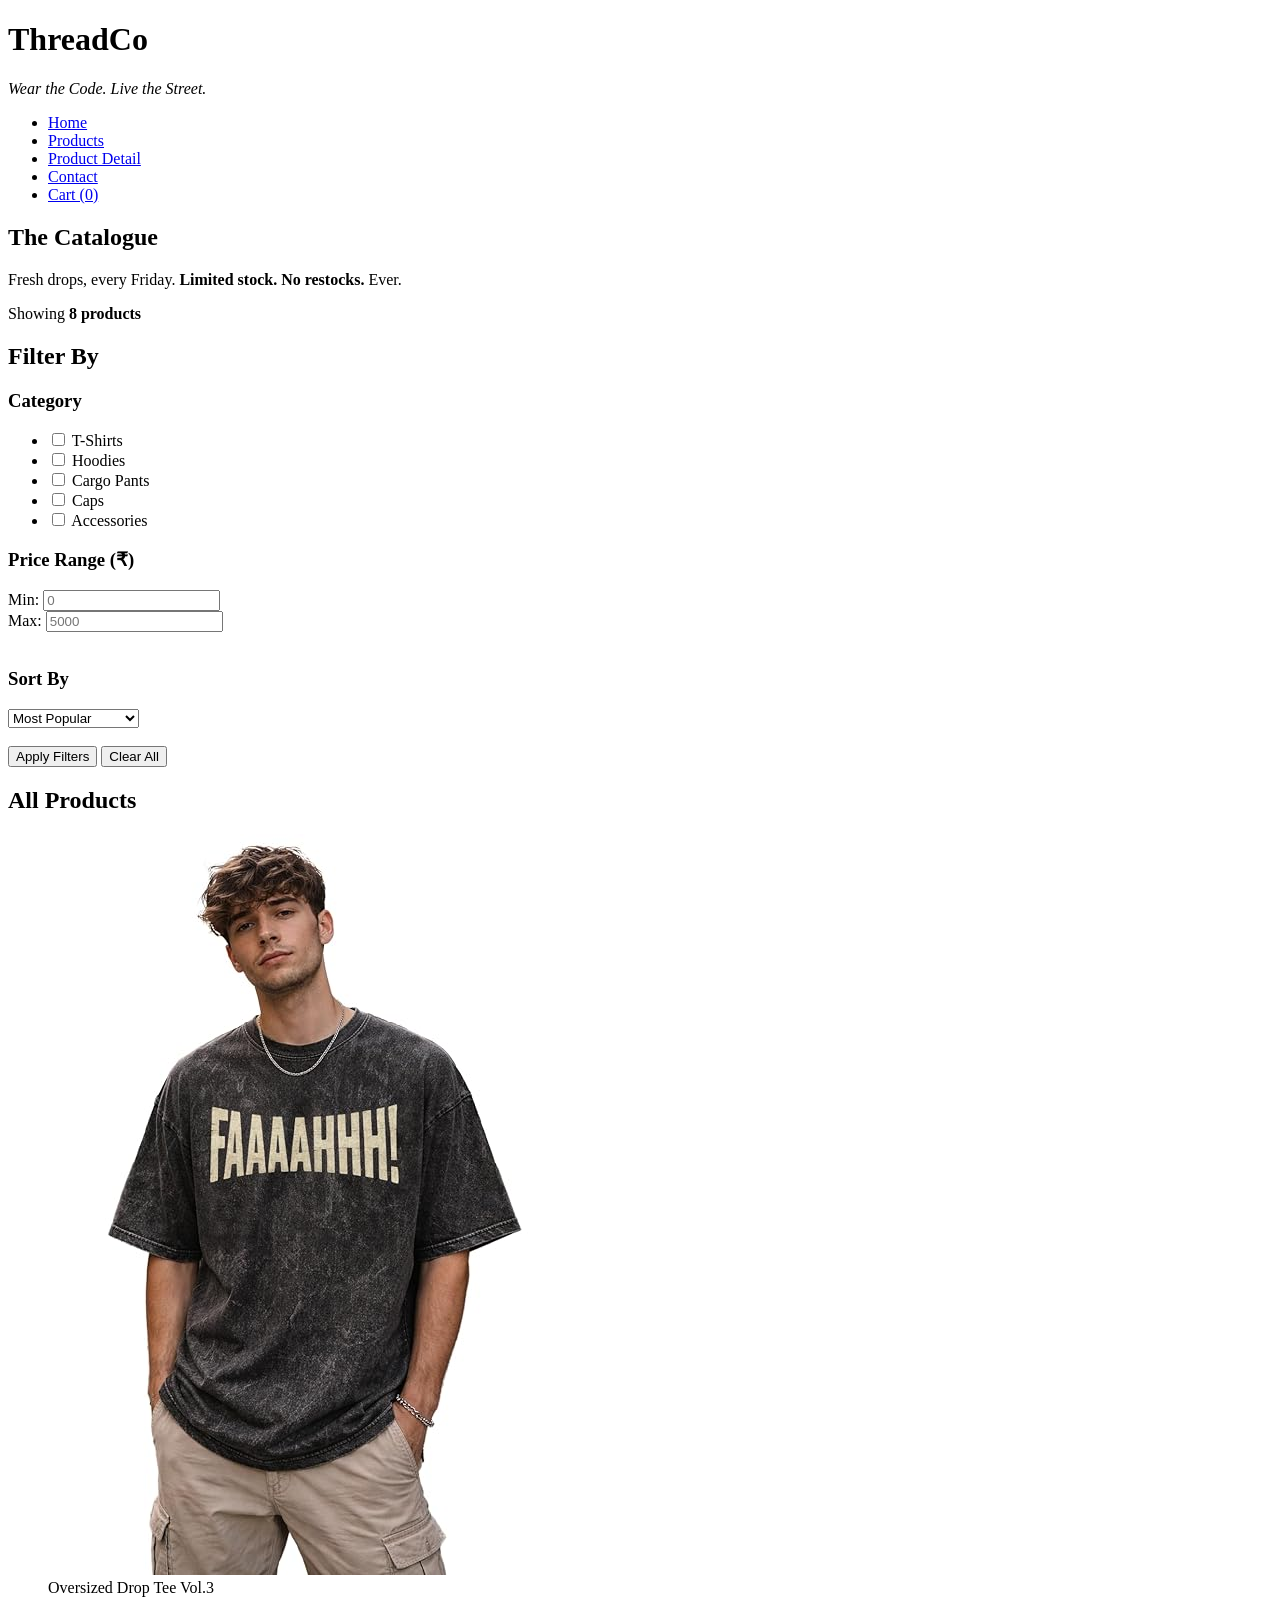
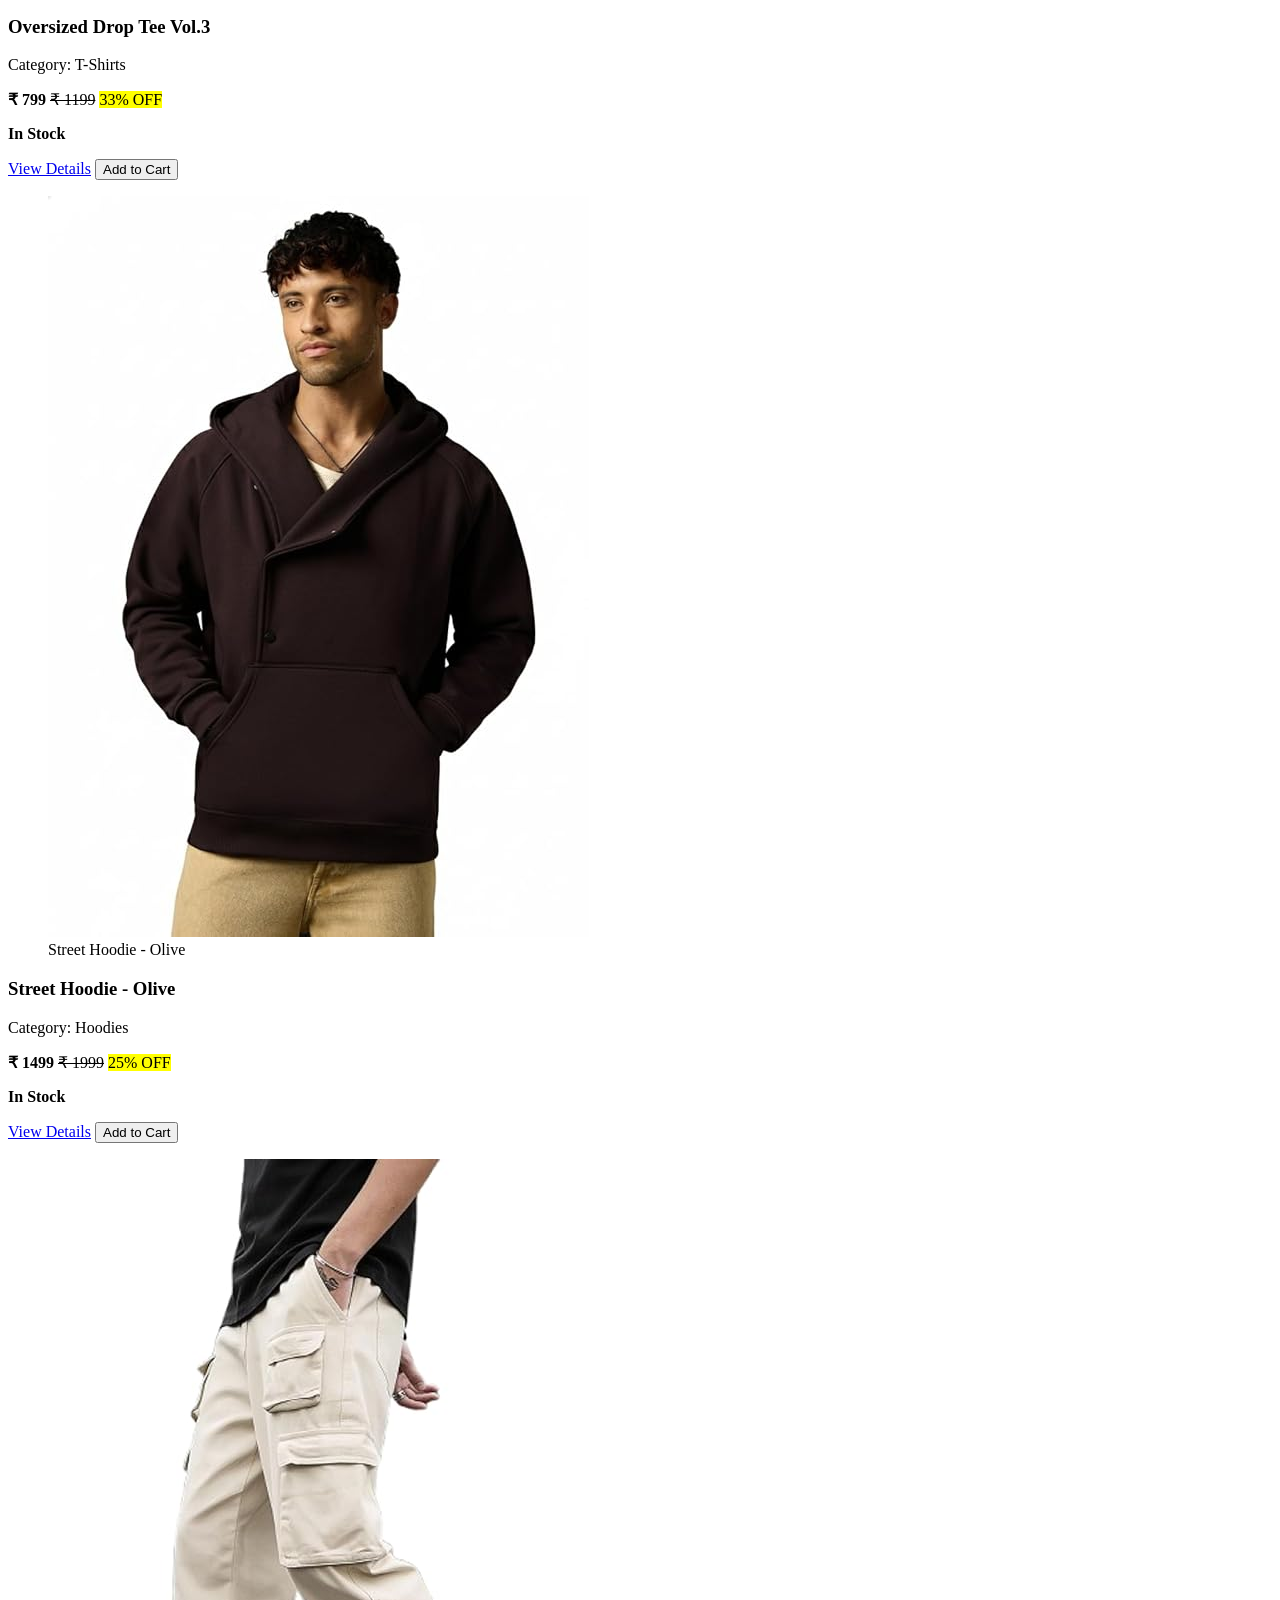
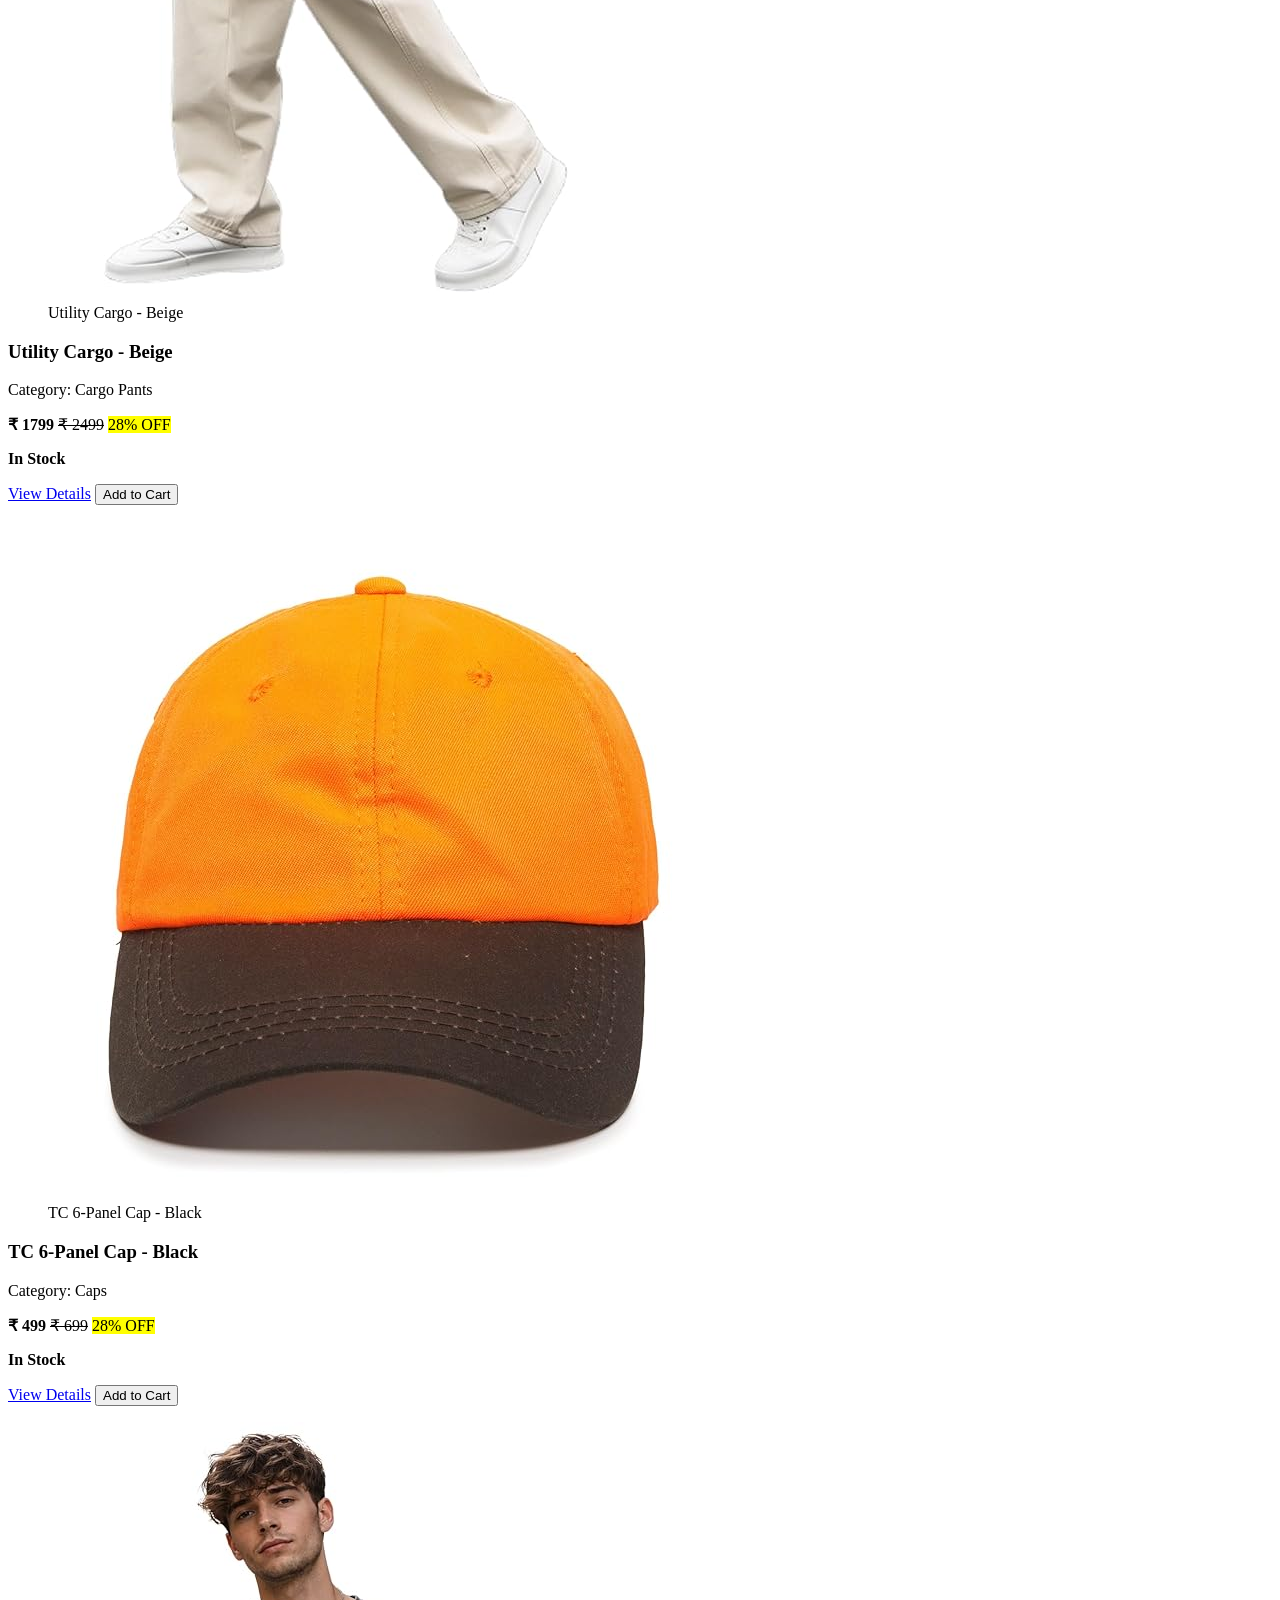
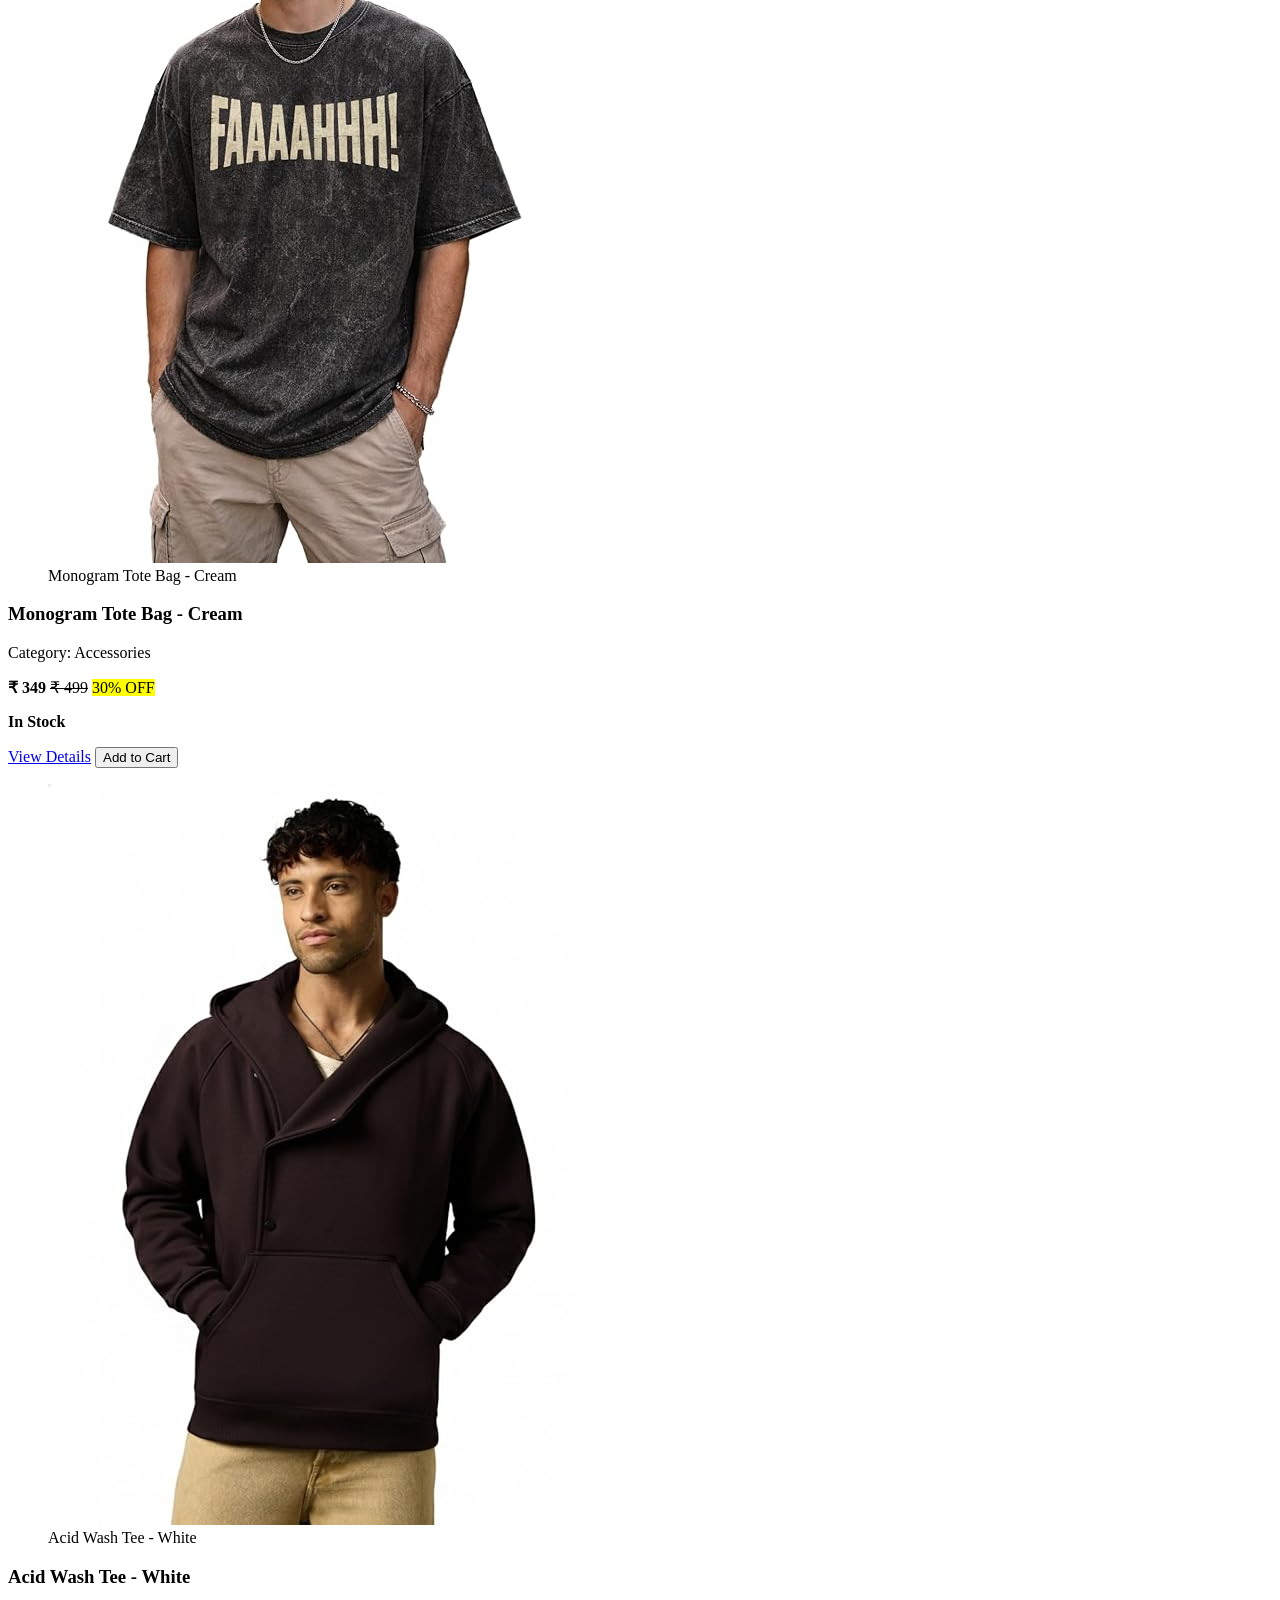
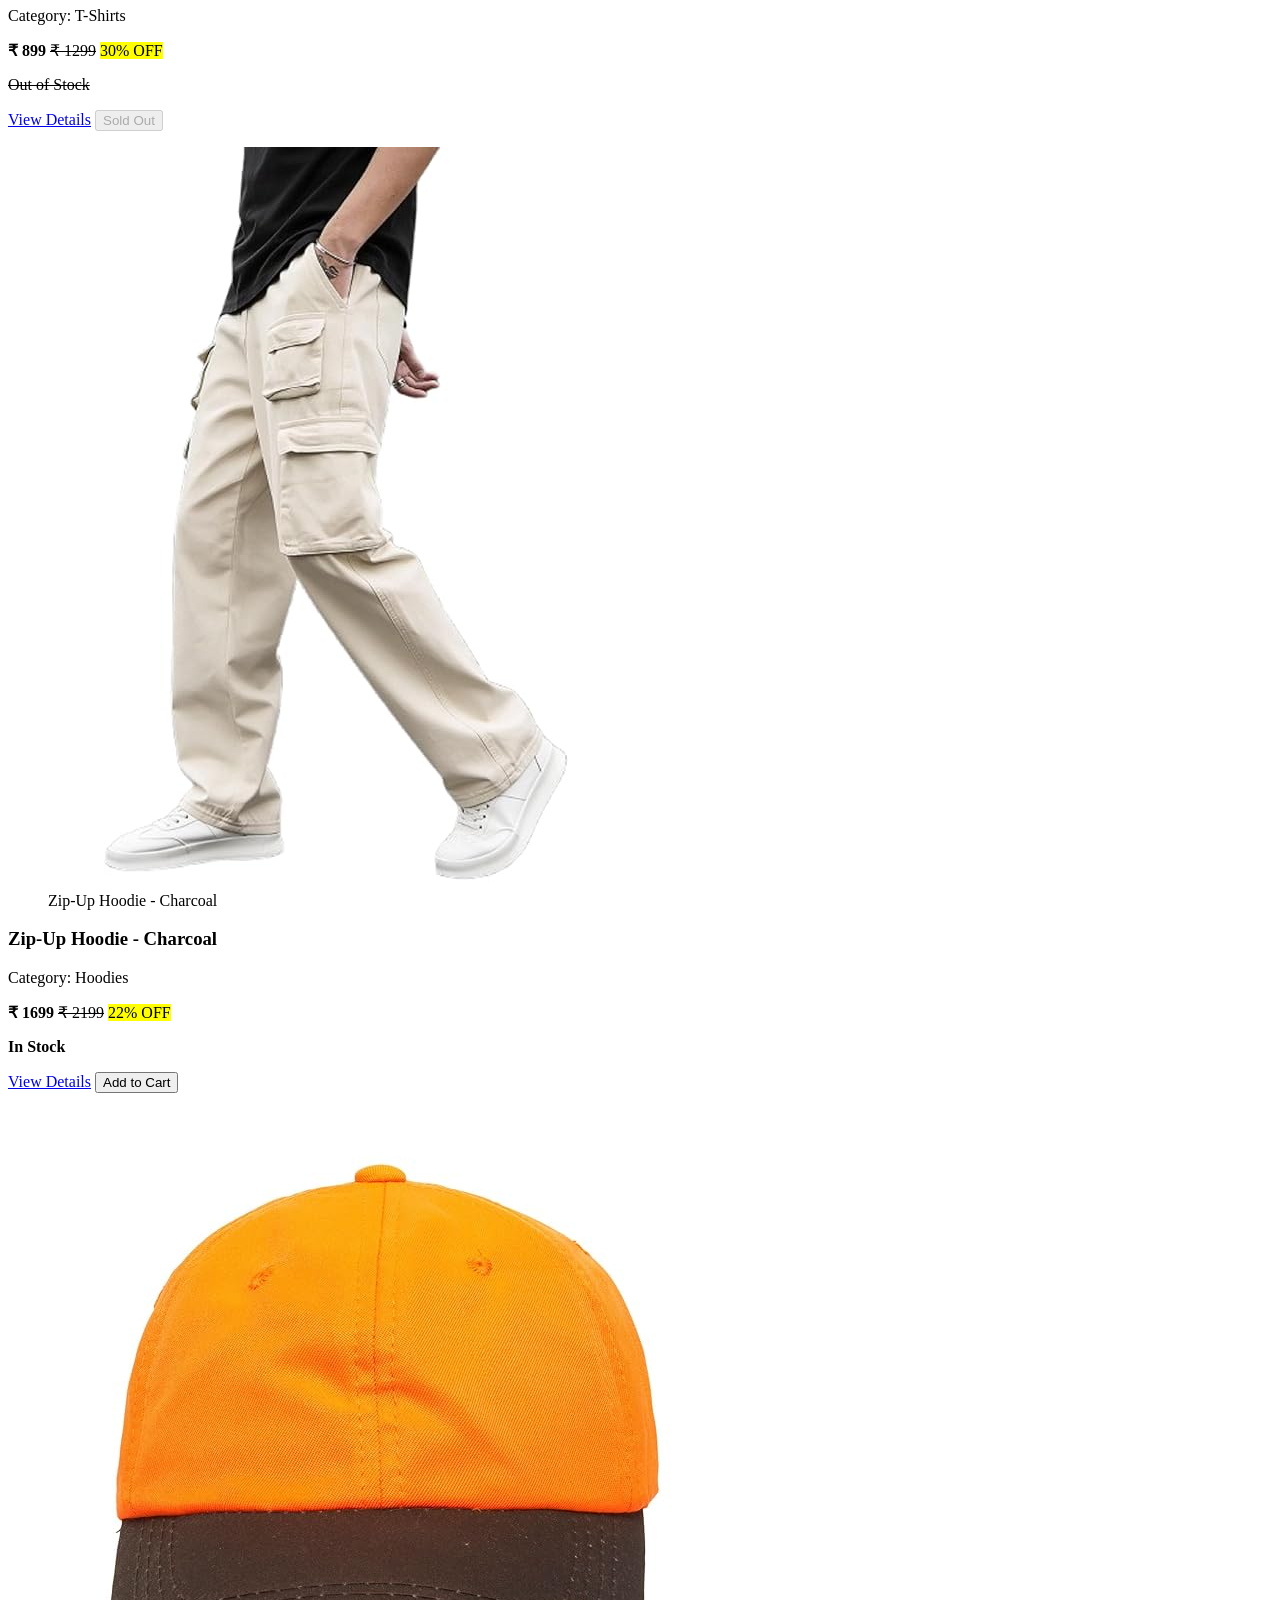
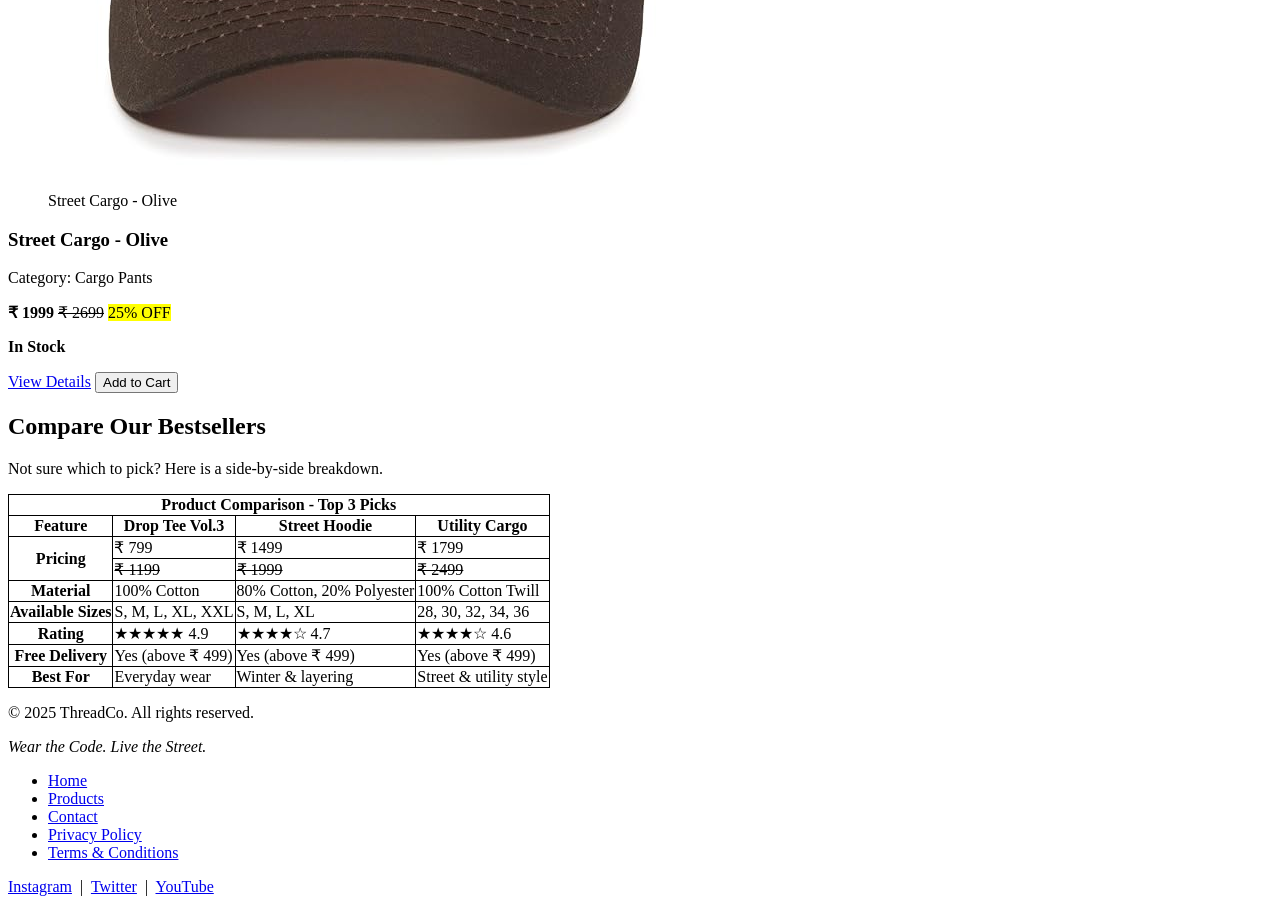
<file: products.html>
<!DOCTYPE html>
<html lang="en">

<head>
    <meta charset="UTF-8">
    <meta name="viewport" content="width=device-width, initial-scale=1.0">
    <title>ThreadCo - The Catalogue</title>
    <style>
        table,
        tr,
        td,
        th {
            border: 1px solid black;
            border-collapse: collapse;
        }
    </style>
</head>

<body>
    <header>
        <h1>ThreadCo</h1>
        <p><em>Wear the Code. Live the Street.</em></p>
        <nav>
            <ul>
                <li><a href="index.html">Home</a></li>
                <li><a href="products.html">Products</a></li>
                <li><a href="product.html">Product Detail</a></li>
                <li><a href="contact.html">Contact</a></li>
                <li><a href="#">Cart (0)</a></li>
            </ul>
        </nav>
    </header>

    <main>
        <section>
            <h2>The Catalogue</h2>
            <p>Fresh drops, every Friday. <strong>Limited stock. No restocks.</strong> Ever.</p>
            <p>Showing <strong>8 products</strong></p>
        </section>


        <section>
            <h2>Filter By</h2>
            <h3>Category</h3>

            <ul>
                <li>
                    <input type="checkbox" id="cat-tshirts" name="category" value="tshirts">
                    <label for="cat-tshirts">T-Shirts</label>
                </li>
                <li>
                    <input type="checkbox" id="cat-hoodies" name="category" value="hoodies">
                    <label for="cat-hoodies">Hoodies</label>
                </li>
                <li>
                    <input type="checkbox" id="cat-cargo" name="category" value="cargo">
                    <label for="cat-cargo">Cargo Pants</label>
                </li>
                <li>
                    <input type="checkbox" id="cat-caps" name="category" value="caps">
                    <label for="cat-caps">Caps</label>
                </li>
                <li>
                    <input type="checkbox" id="cat-accessories" name="category" value="accessories">
                    <label for="cat-accessories">Accessories</label>
                </li>
            </ul>

            <h3>Price Range (&#8377;)</h3>

            <label for="price-min">Min:</label>
            <input type="number" id="price-min" name="price_min" placeholder="0" min="0">
            <br>
            <label for="price-max">Max:</label>
            <input type="number" id="price-max" name="price_max" placeholder="5000" min="0">
            <br><br>

            <h3>Sort By</h3>

            <select id="sort" name="sort">
                <option value="popular">Most Popular</option>
                <option value="price-low">Price: Low to High</option>
                <option value="price-high">Price: High to Low</option>
                <option value="newest">Newest First</option>
            </select>

            <br><br>

            <button type="button">Apply Filters</button>
            <button type="button">Clear All</button>
        </section>


        <section>
            <h2>All Products</h2>

            <article>
                <figure>
                    <img src="images/product 1.jpg" alt="ThreadCo Oversized Drop Tee Vol.3 in Black">
                    <figcaption>Oversized Drop Tee Vol.3</figcaption>
                </figure>
                <h3>Oversized Drop Tee Vol.3</h3>
                <p>Category: <span>T-Shirts</span></p>
                <p><strong>&#8377; 799</strong> <s>&#8377; 1199</s> <mark>33% OFF</mark></p>
                <p><strong>In Stock</strong></p>
                <a href="product.html">View Details</a>
                <button type="button">Add to Cart</button>
            </article>

            <article>
                <figure>
                    <img src="images/product 2.jpg" alt="ThreadCo Street Hoodie in Olive Green">
                    <figcaption>Street Hoodie - Olive</figcaption>
                </figure>
                <h3>Street Hoodie - Olive</h3>
                <p>Category: <span>Hoodies</span></p>
                <p><strong>&#8377; 1499</strong> <s>&#8377; 1999</s> <mark>25% OFF</mark></p>
                <p><strong>In Stock</strong></p>
                <a href="product.html">View Details</a>
                <button type="button">Add to Cart</button>
            </article>

            <article>
                <figure>
                    <img src="images/product 3.jpg" alt="ThreadCo Utility Cargo Pants in Beige">
                    <figcaption>Utility Cargo - Beige</figcaption>
                </figure>
                <h3>Utility Cargo - Beige</h3>
                <p>Category: <span>Cargo Pants</span></p>
                <p><strong>&#8377; 1799</strong> <s>&#8377; 2499</s> <mark>28% OFF</mark></p>
                <p><strong>In Stock</strong></p>
                <a href="product.html">View Details</a>
                <button type="button">Add to Cart</button>
            </article>

            <article>
                <figure>
                    <img src="images/product 4.jpg" alt="ThreadCo 6-Panel Cap in Black">
                    <figcaption>TC 6-Panel Cap - Black</figcaption>
                </figure>
                <h3>TC 6-Panel Cap - Black</h3>
                <p>Category: <span>Caps</span></p>
                <p><strong>&#8377; 499</strong> <s>&#8377; 699</s> <mark>28% OFF</mark></p>
                <p><strong>In Stock</strong></p>
                <a href="product.html">View Details</a>
                <button type="button">Add to Cart</button>
            </article>

            <article>
                <figure>
                    <img src="images/product 1.jpg" alt="ThreadCo Monogram Tote Bag in Cream">
                    <figcaption>Monogram Tote Bag - Cream</figcaption>
                </figure>
                <h3>Monogram Tote Bag - Cream</h3>
                <p>Category: <span>Accessories</span></p>
                <p><strong>&#8377; 349</strong> <s>&#8377; 499</s> <mark>30% OFF</mark></p>
                <p><strong>In Stock</strong></p>
                <a href="product.html">View Details</a>
                <button type="button">Add to Cart</button>
            </article>

            <article>
                <figure>
                    <img src="images/product 2.jpg" alt="ThreadCo Acid Wash Tee in White">
                    <figcaption>Acid Wash Tee - White</figcaption>
                </figure>
                <h3>Acid Wash Tee - White</h3>
                <p>Category: <span>T-Shirts</span></p>
                <p><strong>&#8377; 899</strong> <s>&#8377; 1299</s> <mark>30% OFF</mark></p>
                <!-- Out of stock - using s tag and strong for status -->
                <p><s>Out of Stock</s></p>
                <a href="product.html">View Details</a>
                <button type="button" disabled>Sold Out</button>
            </article>

            <article>
                <figure>
                    <img src="images/product 3.jpg" alt="ThreadCo Zip-Up Hoodie in Charcoal">
                    <figcaption>Zip-Up Hoodie - Charcoal</figcaption>
                </figure>
                <h3>Zip-Up Hoodie - Charcoal</h3>
                <p>Category: <span>Hoodies</span></p>
                <p><strong>&#8377; 1699</strong> <s>&#8377; 2199</s> <mark>22% OFF</mark></p>
                <p><strong>In Stock</strong></p>
                <a href="product.html">View Details</a>
                <button type="button">Add to Cart</button>
            </article>

            <article>
                <figure>
                    <img src="images/product 4.jpg" alt="ThreadCo Street Cargo in Olive">
                    <figcaption>Street Cargo - Olive</figcaption>
                </figure>
                <h3>Street Cargo - Olive</h3>
                <p>Category: <span>Cargo Pants</span></p>
                <p><strong>&#8377; 1999</strong> <s>&#8377; 2699</s> <mark>25% OFF</mark></p>
                <p><strong>In Stock</strong></p>
                <a href="product.html">View Details</a>
                <button type="button">Add to Cart</button>
            </article>


        </section>


        <section>
            <h2>Compare Our Bestsellers</h2>
            <p>Not sure which to pick? Here is a side-by-side breakdown.</p>

            <table>
                <tr>
                    <th colspan="4">Product Comparison - Top 3 Picks</th>
                </tr>
                <tr>
                    <th>Feature</th>
                    <th>Drop Tee Vol.3</th>
                    <th>Street Hoodie</th>
                    <th>Utility Cargo</th>
                </tr>
                <tr>
                    <th rowspan="2">Pricing</th>
                    <td>&#8377; 799</td>
                    <td>&#8377; 1499</td>
                    <td>&#8377; 1799</td>
                </tr>
                <tr>
                    <td><s>&#8377; 1199</s></td>
                    <td><s>&#8377; 1999</s></td>
                    <td><s>&#8377; 2499</s></td>
                </tr>
                <tr>
                    <th>Material</th>
                    <td>100% Cotton</td>
                    <td>80% Cotton, 20% Polyester</td>
                    <td>100% Cotton Twill</td>
                </tr>
                <tr>
                    <th>Available Sizes</th>
                    <td>S, M, L, XL, XXL</td>
                    <td>S, M, L, XL</td>
                    <td>28, 30, 32, 34, 36</td>
                </tr>
                <tr>
                    <th>Rating</th>
                    <td>&#9733;&#9733;&#9733;&#9733;&#9733; 4.9</td>
                    <td>&#9733;&#9733;&#9733;&#9733;&#9734; 4.7</td>
                    <td>&#9733;&#9733;&#9733;&#9733;&#9734; 4.6</td>
                </tr>
                <tr>
                    <th>Free Delivery</th>
                    <td>Yes (above &#8377; 499)</td>
                    <td>Yes (above &#8377; 499)</td>
                    <td>Yes (above &#8377; 499)</td>
                </tr>
                <tr>
                    <th>Best For</th>
                    <td>Everyday wear</td>
                    <td>Winter &amp; layering</td>
                    <td>Street &amp; utility style</td>
                </tr>
            </table>
        </section>
    </main>

    <footer>
        <p>&copy; 2025 ThreadCo. All rights reserved.</p>
        <p><em>Wear the Code. Live the Street.</em></p>
        <nav>
            <ul>
                <li><a href="index.html">Home</a></li>
                <li><a href="products.html">Products</a></li>
                <li><a href="contact.html">Contact</a></li>
                <li><a href="#">Privacy Policy</a></li>
                <li><a href="#">Terms &amp; Conditions</a></li>
            </ul>
        </nav>

        <p>
            <a href="https://instagram.com" target="_blank">Instagram</a>
            &nbsp;|&nbsp;
            <a href="https://twitter.com" target="_blank">Twitter</a>
            &nbsp;|&nbsp;
            <a href="https://youtube.com" target="_blank">YouTube</a>
        </p>
    </footer>
</body>

</html>
</file>
<file: style.css>
@import url('https://fonts.googleapis.com/css2?family=Plus+Jakarta+Sans:wght@300;400;500;600;700;800&family=Space+Grotesk:wght@400;500;600;700;800&display=swap');
* {
    padding: 0;
    margin: 0;
    box-sizing: border-box;
}

:root {
 /* Brand Theme Colors */
 --color-primary:        #a12ff8;
 --color-primary-glow:   rgba(168, 85, 247, 0.25);
 --color-secondary:      #de4994;
 --color-secondary-glow: rgba(236, 72, 153, 0.25);
 --color-accent:         #08b4ca;


 /* Base & Layout Backgrounds */
 --color-bg-base:        #100f0f;
 --color-bg-section:     #0c0d14;
 --color-bg-footer:      #161922;
 --color-surface:        #11131a;
 --color-surface-muted:  #1e212f;


 /* Borders */
 --color-border:         rgba(255, 255, 255, 0.07);


 /* Typography Text Colors */
 --white:                #ffffff;
 --color-text-body:      #cbd5e1;
 --color-text-muted:     #9fa6b2;
 --font-display: 'Space Grotesk', sans-serif;
 --font-body:    'Plus Jakarta Sans', sans-serif;
 --radius-sm:  6px;
 --radius-md:  12px;
 --radius-lg:  20px;
 --shadow-sm:  0 4px 12px rgba(0,0,0,0.5);
 --shadow-md:  0 12px 36px rgba(0,0,0,0.7);
 --shadow-lg:  0 24px 64px rgba(0,0,0,0.9);
 --gradient-accent: linear-gradient(135deg, var(--color-primary) 0%, var(--color-secondary) 100%);
 --gradient-secondary: linear-gradient(135deg, var(--color-accent) 0%, #3b82f6 100%);
}

html {
    font-size: 20px;
}

h1, h2, h3, h4, h5, h6 {
 font-family: var(--font-display);
 font-weight: 700;
 line-height: 1.1;
 letter-spacing: -0.02em;
 color: var(--white);
}


h1 { font-size: clamp(2.4rem, 6vw, 5rem); }
h2 { font-size: clamp(1.8rem, 4vw, 3rem); }
h3 { font-size: clamp(1.2rem, 2.5vw, 1.75rem); }
h4 { font-size: 1.125rem; font-weight: 600; }
p  { font-size: 1rem; line-height: 1.7; color: var(--color-text-muted); }


small { font-size: 0.8rem; color: var(--color-text-muted); }
strong { color: var(--white); font-weight: 600; }
em { color: var(--color-text-body); }  

body {
    background-color: var(--color-bg-section);
    padding: 0 50px;
}
ul {
    list-style: none;
}
header {
    position: fixed;
    background-color: rgba(0, 0, 0, 0.643);
    display: flex;
    backdrop-filter: blur(10px);
    left: 00px;
    right: 00px;
    border: 1px solid var(--color-bg-footer);
    justify-content: space-between;
    padding: 20px 30px;
    text-transform: uppercase;
    z-index: 1;
}
a {
    color: inherit;
    /* color: #3b82f6; */
    text-decoration: none;
}
header nav ul{
    display: flex;
   gap: 20px;
}
header h1 {
    font-size: 2rem;
    letter-spacing: 0.06rem;
    background: var(--gradient-accent);
    background-clip:text;
    color: transparent;
    
}
header nav a {
    display: inline-block;
    font-family: var(--font-display);
    color: var(--color-text-muted);
    padding: 10px 10px;
    border-radius: var(--radius-lg);
    font-weight: bold;
    text-wrap: nowrap;
  
}
header nav a:hover{
    background-color: rgba(255, 255, 255, 0.07);
    border-radius: 20px;

}
header nav  li:last-child a{
    background-color: var(--color-primary);
     border-radius: 20px;

}
header nav  li:last-child a:hover{
    background-color: var(--color-secondary)
}
main {

    padding-top: 80px;

}
#hero {
    height: 110vh;
    display: flex;
    justify-content: space-between;
    align-items: center;
    padding:50px 40px;
}
.left-hero {
    display: flex;
    flex-direction: column;
    gap: 10px;
    max-width: 600px;
}
.left-hero h2 {
    font-size: 4rem;
    text-transform: uppercase;
}
#gradient-text {
     background: var(--gradient-accent);
    background-clip:text;
     color: transparent;

}
#hero p {
    font-size: 1.4rem;
    font-family: var(--font-body);
}
#cta {
    display: flex;
    gap: 20px;
    margin-top: 20px;
}
#cta a {
   /* border: 1px solid white; */
   text-transform: uppercase;
   padding: 10px 30px;
   border-radius: var(--radius-lg);
   color: #ffffff;
   font-weight: 600px;
   /* background: var(--gradient-accent); */
   /* border: transparent; */

}
.btn1{
    background: var(--gradient-accent);
    display: flex;
    justify-content: center;
    align-items: center;
    border: transparent;
}
.btn2 {
   border: 1px solid #9fa6b2;
}
.btn1:hover {
    background: var(--color-primary);
    box-shadow: 0 8px 20px rgba(168, 85, 247, 0.25) ;
}
.btn2:hover {
   background-color: rgba(255, 255, 255, 0.07);
   border: var(--white);
}

.right-hero {
    display: flex;
    justify-content: center;
    align-items: center;
    height: 500px;
    flex: 1;
    position: relative;
}
.right-hero img {
    height: 500px;
    width: 400px;
    object-fit: cover;
    box-shadow: var(--shadow-md);
   
  
 
}
.glow {
    width: 400px;
    height: 400px;
    background-color: #3b82f6;
    border-radius: 50%;
    position: absolute;
    filter: blur(50px);
    opacity: .5;
}
.orb1 {
    top: 5%;
    left: 20%;
    background-color: var(--color-primary);
    z-index: -1;
}
.orb2 {
    bottom:10%;
    right: 20%;
    background-color: var(--color-secondary);
    z-index: -1;
}

#week-drop {
    background-color:#0C0D14;
    padding: 80px 60px;
    
}
#week-drop h2 {
    text-transform: uppercase;
}
#week-drop>p {
    margin: 20px 0;
    font-family: var(--font-body);
}
.card{
    display: flex;
    flex-wrap: wrap;
    gap: 30px;
    margin-top: 40px;
   
}
.card article {
    flex: 1 1 240px;
    display: flex;
    flex-direction: column;
    padding: 10px;
    border-radius: var(--radius-lg);
    overflow: hidden;
    /* padding: 10px; */
    border: 1px solid var(--color-border);
    position: relative;
 
}
figure {
    position: relative;
    overflow: hidden;
    aspect-ratio: 3/4;
    padding: 5px;
    border-radius: var(--radius-lg);
    overflow: hidden;
}
figure img {
    width: 100%;
    height: 100%;
    object-fit: cover;
       border-radius: var(--radius-lg);

}
.card article h3 {
   padding: 10px 20px 0;
   font-size: 1rem;
}
.card article p:first-of-type {
    padding: 0 20px;
    font-family: var(--font-body);
    font-size: 0.85rem;
}

.card article p span {
    color: #a12ff8;
    font-weight: 700;
}

article p:nth-of-type(2){
    padding: 20px 20px;
    font-family: var(--font-body);
}
article p:nth-of-type(2) strong{
    font-family: var(--font-display);
}
article p:nth-of-type(2) s{
  margin-left:10px ;
}
article p:nth-of-type(3) mark{
  background: var(--gradient-accent);
  padding: 10px 15px;
  border-radius: var(--radius-lg);
  color: var(--white);
  font-family: var(--font-display);
  font-weight: 600;
  position: absolute;
  top: 3%;
  right: 4%;
}

article>a{
    color: var(--color-accent);
    text-decoration: underline;
    text-transform: uppercase;
    letter-spacing: 0.1em;
    font-family: var(--font-display);
    text-underline-offset: 4px;
    padding: 0px 20px 10px;
}

article > a:hover {
    color: var(--color-secondary);
}
article>button{
    margin: 10px 20px;
    padding: 10px 20px;
    border-radius: var(--radius-sm);
    border: none;
    text-transform: uppercase;
    font-family: var(--font-display);
    font-weight: 500;
}
article>button:hover{
    color: var(--white);
    background-color: var(--color-primary);
    cursor: pointer;
}
article:hover {
    border: 1px solid var(--color-primary);
    box-shadow: 0 10px 10px var(--color-primary-glow);
}
#bestseller {
    padding: 80px 30px;
}
#bestseller h2{
    text-transform: uppercase;
     margin-bottom: 10px;
}
table {
    color:#cbd5e1
}
#bestseller table{
    color: white;
    width: 100%;
    /* border: 1px solid white; */
    border-radius: var(--radius-md);
     overflow: hidden;
     border-collapse: collapse;
    
}
th[colspan="5"] {
    background: var(--color-secondary);
    padding: 15px 0;
    font-family: var(--font-display);
    letter-spacing: 0.2em;
    text-transform: uppercase;
    font-size: 0.9rem;
    text-align: center;
   

}
th {
    padding: 10px 20px;
    text-align: left;
    background-color: rgba(44, 42, 42, 0.5);
    font-family: var(--font-display);
    text-transform: uppercase;
    color: var(--color-text-body);
    letter-spacing: 0.1em;
    font-size: 0.8rem;
}
td {
    padding: 14px 20px;
    font-family: var(--font-body);
    color: var(--color-text-body);
    background-color: var(--color-bg-footer);
    border-top: 1px solid var(--color-border);
}
tr:hover > td{
    background-color: #5e6069;
}
tr:hover td:first-child {
    color: var(--color-secondary);
}
#why-threadCo {
    padding: 80px 50px;
        color: white;
    
}
#why-threadCo h2{
   text-transform: uppercase;
   margin-bottom: 10px;
}
#why-threadCo p {
    font-family: var(--font-body);
    margin-bottom: 5px;
     
}

#why-threadCo ul {
    display: flex;
    /* color: white; */
    flex-wrap: wrap;
    gap: 20px;
    margin: 50px;
}

#why-threadCo ul li {
    flex: 1 1 240px;
    background-color: var(--color-surface);
    padding: 24px;
    border-radius: var(--radius-md);
    border-left: 4px solid var(--color-accent);
    font-family: var(--font-body);
    color: var(--color-text-muted);
    font-size: 0.9rem;
}
#why-threadCo ul li:hover{
    border-left: 4px solid var(--color-primary);
}
#why-threadCo ul li strong{
    display: block;
    font-family: var(--font-display);
    margin-bottom: 10px;
    font-size: 1.2rem;
}
#why-threadCo dl {
    margin: 10px;
    border-top: 1px solid var(--color-border);
   display: flex;
   flex-wrap: wrap;
   padding: 30px 0px;
   gap:20px;
}
#why-threadCo dl section  {
    flex: 1 1 270px;
    border: 1px solid var(--color-border);
    padding: 24px;
    border-radius: var(--radius-md);
}
#why-threadCo dl dt {
    color: var(--color-accent);
     font-family: var(--font-display);
    margin-bottom: 10px;
    text-transform: uppercase;
}
#why-threadCo dl dd {
     font-family: var(--font-body);
      color: var(--color-text-muted);
    font-size: 0.9rem;
}
#why-threadCo dl section:hover{
    background-color: rgba(55, 53, 53, 0.5);
    border: 1px solid var(--color-primary);
}
#why-threadCo dl dt:hover{
    color: var(--color-primary);
    border: 1px solid var(--);
}
#get-early {
    background-color: var(--color-surface);
    text-align: center;
    padding: 120px 40px;
}
#get-early h2 {
    text-transform: uppercase;
    padding: 15px 0;
}
#get-early p {
    font-family: var(--font-body);
    padding: 15px 0px;
    font-size: 1.1rem;
    max-width: 530px;
    margin: auto;
}
#get-early form label {
   display: none;
}
#get-early form {
   display: flex;
   /* justify-content: center; */
   margin: auto;
   border: 0px solid black;
   border-radius: var(--radius-md);
   max-width: 520px;
   overflow: hidden;
}

#get-early input[type="email"]{
    flex: 1;
    padding: 10px 15px;
   background: transparent;
   border: none;
   outline: none;
   color: white;
   font-family: var(--font-display);
   font-size: 1.1rem;
   background-color: #161922;
}
#get-early input[type="email"]::placeholder{
    font-size: 1.1rem;

}
#get-early form button{
    font-family: var(--font-display);
    letter-spacing: .2em;
    text-transform: uppercase;
    background: var(--gradient-accent);
    padding: 14px 30px;
    border: none;
    color: white;
    font-weight: 600;

}
#get-early small {
    font-family: var(--font-body);
}

#footer {
    padding:80px 50px;
    background-color: var(--color-bg-footer);

}
#footer h3{
    text-transform: uppercase;
    background: var(--gradient-accent);
    background-clip: text;
    -webkit-background-clip: text;
    color: transparent;
    -webkit-text-fill-color: transparent;
    letter-spacing: .1em;
    margin-bottom: 10px;
}
#footer p{
    font-size: 1.2rem;
    font-family: var(--font-display);
}
#footer nav ul {
    display: flex;
    gap: 20px;
    margin: 20px 0px;
}

#footer nav ul li{
    border: 1px solid var(--color-border);
    border-radius: var(--radius-md);
    padding: 10px 20px;
    text-transform: uppercase;
    font-family: var(--font-body);
    color:white;

}
#footer nav ul li:hover{
    border: 1px solid var(--color-primary);
    color: #0C0D14;
}
#footer p a {
    color: var(--color-accent);
}
#footer p a:hover {
    color: var(--color-primary);
}
</file>
